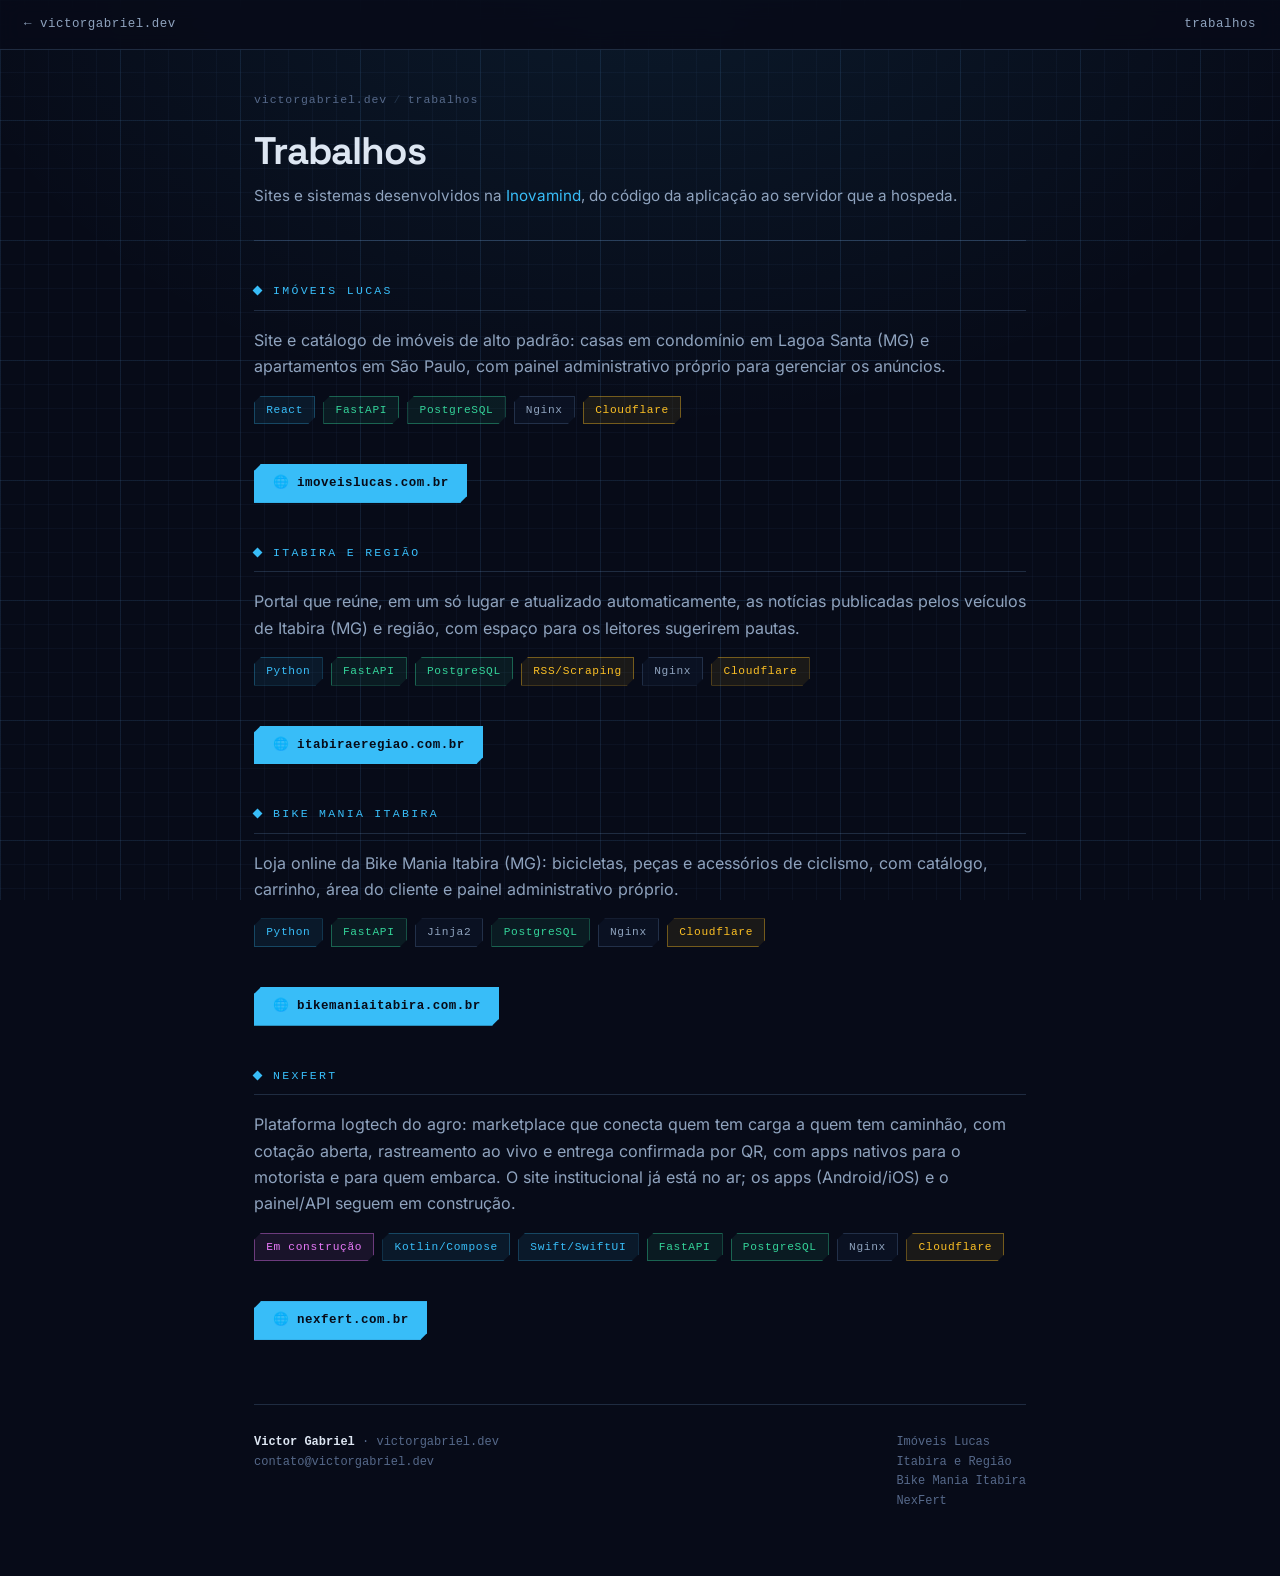
<file: trabalhos/index.html>
<!DOCTYPE html>
<html lang="pt-BR">
<head>
  <meta charset="UTF-8">
  <meta name="viewport" content="width=device-width, initial-scale=1.0">

  <title>Trabalhos · Sites e Sistemas Desenvolvidos | Victor Gabriel</title>
  <meta name="description" content="Trabalhos desenvolvidos por Victor Gabriel na Inovamind: Imóveis Lucas (site e catálogo de imóveis de alto padrão com painel administrativo), Itabira e Região (portal que reúne as notícias dos veículos de Itabira-MG), Bike Mania Itabira (loja online de ciclismo com painel administrativo) e NexFert (plataforma logtech de frete do agro, com apps nativos e painel próprio).">
  <meta name="keywords" content="Victor Gabriel trabalhos, Imóveis Lucas, Itabira e Região, Bike Mania Itabira, NexFert, logtech, frete do agro, marketplace de frete, loja de bicicletas Itabira, e-commerce ciclismo, portal de notícias Itabira, catálogo de imóveis, painel administrativo, apps nativos, FastAPI, PostgreSQL, Inovamind, Victor Gabriel Dev, Victor Gabriel Desenvolvedor, Victor Gabriel Software">
  <meta name="author" content="Victor Gabriel">
  <meta name="robots" content="index, follow">
  <link rel="canonical" href="https://victorgabriel.dev/trabalhos/">

  <meta property="og:type"        content="website">
  <meta property="og:url"         content="https://victorgabriel.dev/trabalhos/">
  <meta property="og:title"       content="Trabalhos · Sites e Sistemas Desenvolvidos | Victor Gabriel">
  <meta property="og:description" content="Imóveis Lucas, site e catálogo de imóveis de alto padrão. Itabira e Região, portal de notícias de Itabira (MG). Bike Mania Itabira, loja online de ciclismo. NexFert, plataforma logtech de frete do agro. Desenvolvidos na Inovamind.">
  <meta property="og:image"       content="https://victorgabriel.dev/paz-amor-e-coding.jpg">
  <meta property="og:locale"      content="pt_BR">
  <meta property="og:site_name"   content="Victor Gabriel">

  <meta name="twitter:card"        content="summary">
  <meta name="twitter:title"       content="Trabalhos · Sites e Sistemas Desenvolvidos | Victor Gabriel">
  <meta name="twitter:description" content="Imóveis Lucas, site e catálogo de imóveis de alto padrão. Itabira e Região, portal de notícias de Itabira (MG). Bike Mania Itabira, loja online de ciclismo. NexFert, plataforma logtech de frete do agro. Desenvolvidos na Inovamind.">
  <meta name="twitter:image"       content="https://victorgabriel.dev/paz-amor-e-coding.jpg">

  <script type="application/ld+json">
  {
    "@context": "https://schema.org",
    "@type": "CollectionPage",
    "name": "Trabalhos · Victor Gabriel",
    "description": "Sites e sistemas desenvolvidos por Victor Gabriel na Inovamind.",
    "url": "https://victorgabriel.dev/trabalhos/",
    "inLanguage": "pt-BR",
    "author": {
      "@type": "Person",
      "name": "Victor Gabriel",
      "url": "https://victorgabriel.dev",
      "email": "contato@victorgabriel.dev"
    },
    "hasPart": [
      {
        "@type": "WebSite",
        "name": "Imóveis Lucas",
        "url": "https://www.imoveislucas.com.br",
        "description": "Site e catálogo de imóveis de alto padrão: casas em condomínio em Lagoa Santa (MG) e apartamentos em São Paulo, com painel administrativo próprio."
      },
      {
        "@type": "WebSite",
        "name": "Itabira e Região",
        "url": "https://itabiraeregiao.com.br",
        "description": "Portal que reúne, em um só lugar e atualizado automaticamente, as notícias publicadas pelos veículos de Itabira (MG) e região."
      },
      {
        "@type": "WebSite",
        "name": "Bike Mania Itabira",
        "url": "https://bikemaniaitabira.com.br",
        "description": "Loja online da Bike Mania Itabira (MG): bicicletas, peças e acessórios de ciclismo, com catálogo, carrinho, área do cliente e painel administrativo próprio."
      },
      {
        "@type": "WebSite",
        "name": "NexFert",
        "url": "https://nexfert.com.br",
        "description": "Plataforma logtech do agro: marketplace que conecta quem tem carga a quem tem caminhão, com cotação aberta, rastreamento ao vivo e entrega confirmada por QR. Site institucional no ar; apps nativos e painel/API em construção."
      }
    ]
  }
  </script>

  <link rel="preload" href="/fonts/space-grotesk.woff2" as="font" type="font/woff2" crossorigin>
  <link rel="preload" href="/fonts/inter.woff2" as="font" type="font/woff2" crossorigin>
  <link rel="stylesheet" href="/css/site.css">
  <meta name="theme-color" content="#070B18">
  <meta name="color-scheme" content="dark">
</head>
<body>
  <nav>
    <a href="https://victorgabriel.dev">← victorgabriel.dev</a>
    <div class="nav-right">
      <a href="https://victorgabriel.dev/trabalhos/">trabalhos</a>
    </div>
  </nav>

  <div class="page">
    <header>
      <div class="breadcrumb">
        <a href="https://victorgabriel.dev">victorgabriel.dev</a><span>/</span>trabalhos
      </div>
      <h1>Trabalhos</h1>
      <p class="tagline">Sites e sistemas desenvolvidos na <a href="https://www.inovamind.dev">Inovamind</a>, do código da aplicação ao servidor que a hospeda.</p>
    </header>

    <div class="content">
      <section id="imoveis-lucas">
        <h2>Imóveis Lucas</h2>
        <p>Site e catálogo de imóveis de alto padrão: casas em condomínio em Lagoa Santa (MG) e apartamentos em São Paulo, com painel administrativo próprio para gerenciar os anúncios.</p>
        <div class="meta-badges">
          <span class="badge cyan">React</span>
          <span class="badge green">FastAPI</span>
          <span class="badge green">PostgreSQL</span>
          <span class="badge">Nginx</span>
          <span class="badge yellow">Cloudflare</span>
        </div>
        <div class="header-links">
          <a class="link-primary" href="https://www.imoveislucas.com.br">🌐 imoveislucas.com.br</a>
        </div>
      </section>

      <section id="itabira-e-regiao">
        <h2>Itabira e Região</h2>
        <p>Portal que reúne, em um só lugar e atualizado automaticamente, as notícias publicadas pelos veículos de Itabira (MG) e região, com espaço para os leitores sugerirem pautas.</p>
        <div class="meta-badges">
          <span class="badge cyan">Python</span>
          <span class="badge green">FastAPI</span>
          <span class="badge green">PostgreSQL</span>
          <span class="badge yellow">RSS/Scraping</span>
          <span class="badge">Nginx</span>
          <span class="badge yellow">Cloudflare</span>
        </div>
        <div class="header-links">
          <a class="link-primary" href="https://itabiraeregiao.com.br">🌐 itabiraeregiao.com.br</a>
        </div>
      </section>

      <section id="bike-mania-itabira">
        <h2>Bike Mania Itabira</h2>
        <p>Loja online da Bike Mania Itabira (MG): bicicletas, peças e acessórios de ciclismo, com catálogo, carrinho, área do cliente e painel administrativo próprio.</p>
        <div class="meta-badges">
          <span class="badge cyan">Python</span>
          <span class="badge green">FastAPI</span>
          <span class="badge">Jinja2</span>
          <span class="badge green">PostgreSQL</span>
          <span class="badge">Nginx</span>
          <span class="badge yellow">Cloudflare</span>
        </div>
        <div class="header-links">
          <a class="link-primary" href="https://bikemaniaitabira.com.br">🌐 bikemaniaitabira.com.br</a>
        </div>
      </section>

      <section id="nexfert">
        <h2>NexFert</h2>
        <p>Plataforma logtech do agro: marketplace que conecta quem tem carga a quem tem caminhão, com cotação aberta, rastreamento ao vivo e entrega confirmada por QR, com apps nativos para o motorista e para quem embarca. O site institucional já está no ar; os apps (Android/iOS) e o painel/API seguem em construção.</p>
        <div class="meta-badges">
          <span class="badge magenta">Em construção</span>
          <span class="badge cyan">Kotlin/Compose</span>
          <span class="badge cyan">Swift/SwiftUI</span>
          <span class="badge green">FastAPI</span>
          <span class="badge green">PostgreSQL</span>
          <span class="badge">Nginx</span>
          <span class="badge yellow">Cloudflare</span>
        </div>
        <div class="header-links">
          <a class="link-primary" href="https://nexfert.com.br">🌐 nexfert.com.br</a>
        </div>
      </section>
    </div>

    <footer>
      <div>
        <strong>Victor Gabriel</strong> · <a href="https://victorgabriel.dev">victorgabriel.dev</a><br>
        <a href="mailto:contato@victorgabriel.dev">contato@victorgabriel.dev</a>
      </div>
      <div>
        <a href="https://www.imoveislucas.com.br">Imóveis Lucas</a><br>
        <a href="https://itabiraeregiao.com.br">Itabira e Região</a><br>
        <a href="https://bikemaniaitabira.com.br">Bike Mania Itabira</a><br>
        <a href="https://nexfert.com.br">NexFert</a>
      </div>
    </footer>
  </div>
</body>
</html>
</file>
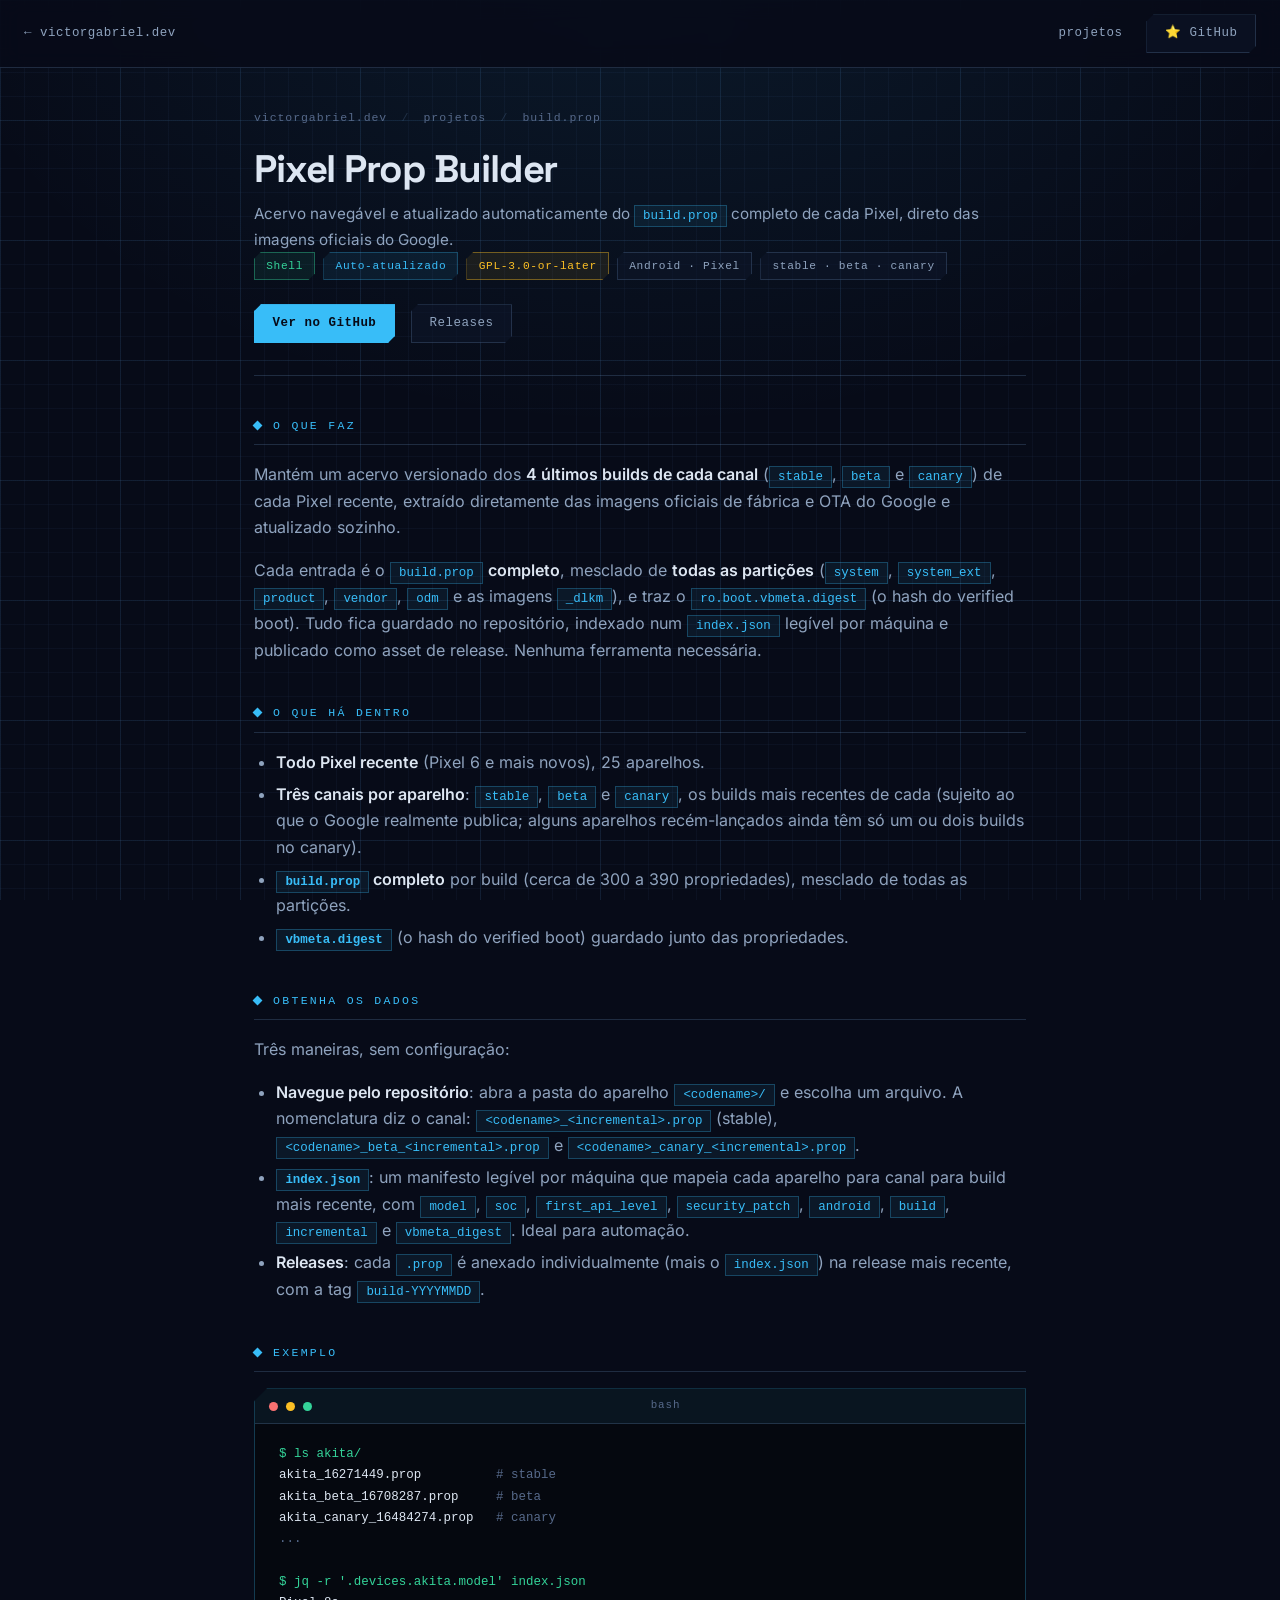
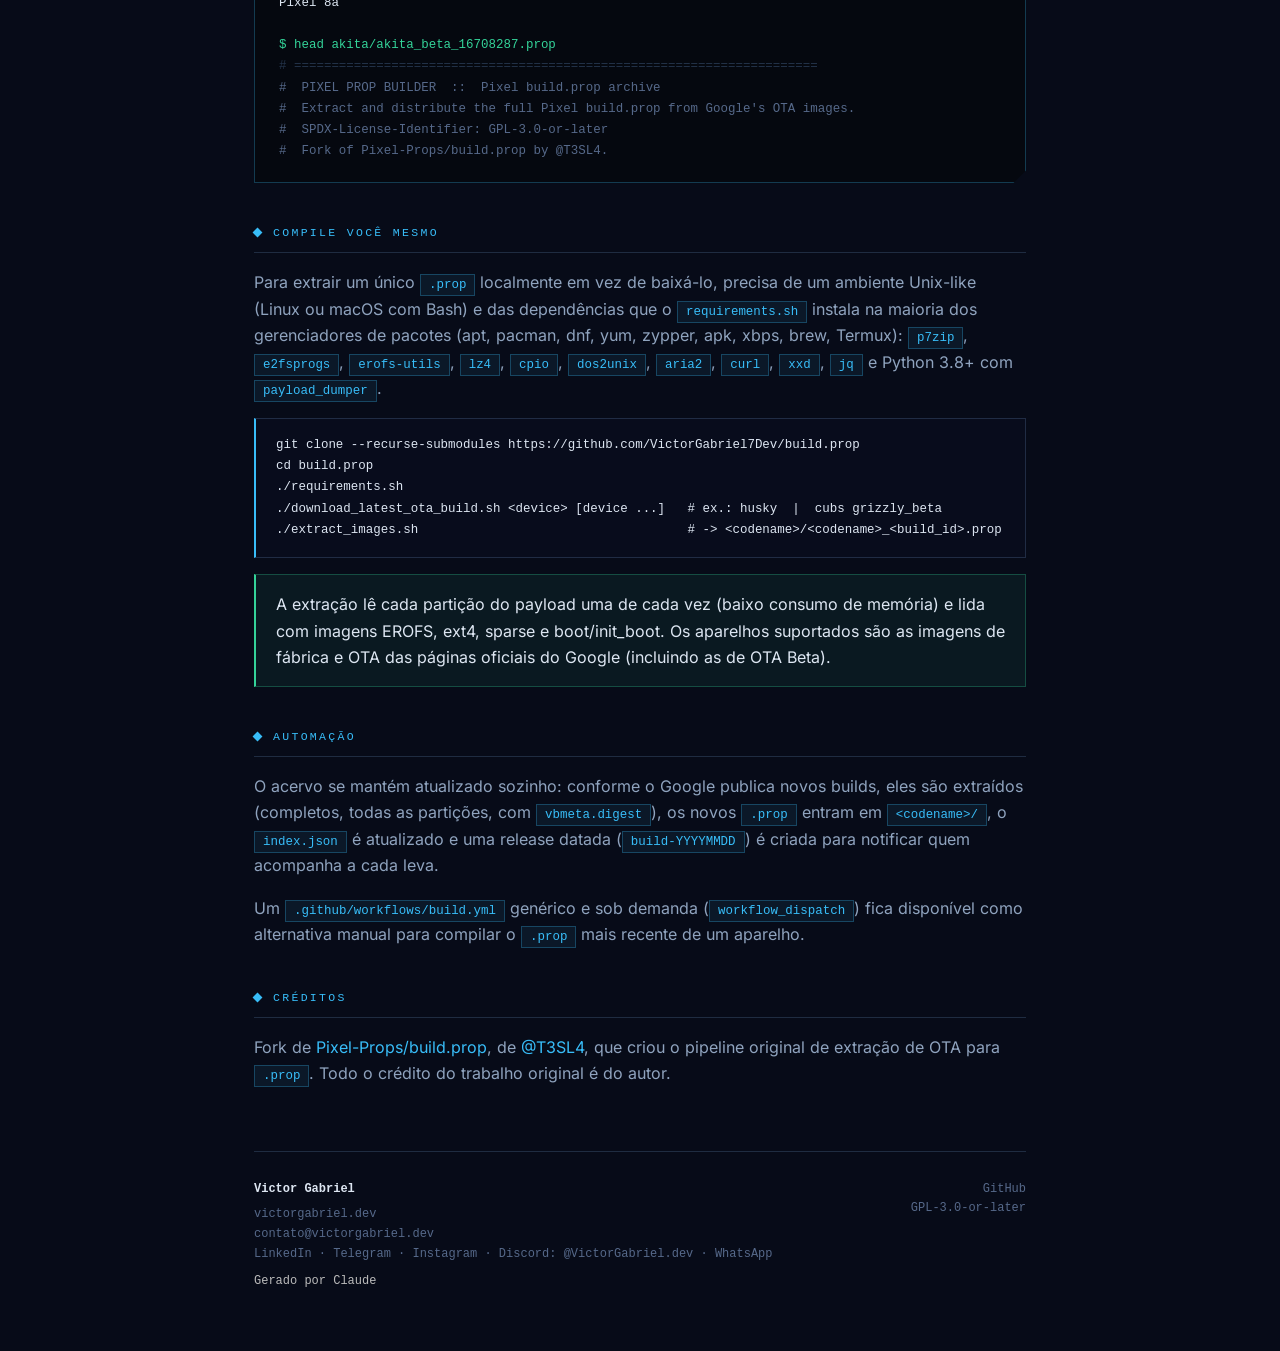
<file: projetos/build.prop/index.html>
<!DOCTYPE html>
<html lang="pt-BR">
<head>
  <meta charset="UTF-8">
  <meta name="viewport" content="width=device-width, initial-scale=1.0">

  <title>Pixel Prop Builder · build.prop de todo Pixel, direto das OTA | Victor Gabriel</title>
  <meta name="description" content="Acervo navegável e auto-atualizado do build.prop completo de cada Pixel (todas as partições + vbmeta.digest), nos canais stable, beta e canary, extraído das imagens oficiais do Google e indexado em index.json.">
  <meta name="keywords" content="build.prop, Pixel, OTA, Android, imagem de fábrica, factory image, codename, canary, beta, stable, vbmeta, index.json, ro.build, security_patch, device props, Google OTA, payload dumper, EROFS, Pixel Prop Builder, Victor Gabriel Dev, Victor Gabriel Linux, Victor Gabriel Android, Inovamind Dev">
  <meta name="author" content="Victor Gabriel">
  <meta name="robots" content="index, follow">
  <link rel="canonical" href="https://victorgabriel.dev/projetos/build.prop/">

  <meta property="og:type"        content="website">
  <meta property="og:url"         content="https://victorgabriel.dev/projetos/build.prop/">
  <meta property="og:title"       content="Pixel Prop Builder · build.prop de todo Pixel, direto das OTA">
  <meta property="og:description" content="Acervo versionado e auto-atualizado do build.prop completo de cada Pixel (todas as partições + vbmeta.digest), nos canais stable, beta e canary, das imagens oficiais do Google.">
  <meta property="og:image"       content="https://victorgabriel.dev/paz-amor-e-coding.jpg">
  <meta property="og:locale"      content="pt_BR">
  <meta property="og:site_name"   content="Victor Gabriel">

  <meta name="twitter:card"        content="summary">
  <meta name="twitter:title"       content="Pixel Prop Builder · build.prop de todo Pixel, direto das OTA">
  <meta name="twitter:description" content="Acervo versionado do build.prop completo de cada Pixel (todas as partições + vbmeta.digest), nos canais stable, beta e canary, das imagens oficiais do Google.">
  <meta name="twitter:image"       content="https://victorgabriel.dev/paz-amor-e-coding.jpg">

  <script type="application/ld+json">
  {
    "@context": "https://schema.org",
    "@type": "SoftwareApplication",
    "name": "Pixel Prop Builder",
    "description": "Acervo navegável e auto-atualizado do build.prop completo de cada Pixel (todas as partições e ro.boot.vbmeta.digest), nos canais stable, beta e canary, extraído das imagens oficiais do Google e indexado em index.json.",
    "applicationCategory": "DeveloperApplication",
    "operatingSystem": "Linux, macOS",
    "programmingLanguage": "Shell",
    "codeRepository": "https://github.com/VictorGabriel7Dev/build.prop",
    "author": {
      "@type": "Person",
      "name": "Victor Gabriel",
      "url": "https://victorgabriel.dev",
      "email": "contato@victorgabriel.dev"
    },
    "license": "https://www.gnu.org/licenses/gpl-3.0.html",
    "url": "https://victorgabriel.dev/projetos/build.prop/",
    "offers": {
      "@type": "Offer",
      "price": "0",
      "priceCurrency": "BRL"
    }
  }
  </script>

  <link rel="preload" href="/fonts/space-grotesk.woff2" as="font" type="font/woff2" crossorigin>
  <link rel="preload" href="/fonts/inter.woff2" as="font" type="font/woff2" crossorigin>
  <link rel="stylesheet" href="/css/site.css">
  <meta name="theme-color" content="#070B18">
  <meta name="color-scheme" content="dark">
</head>

<body>

  <nav>
    <a href="https://victorgabriel.dev">← victorgabriel.dev</a>
    <div class="nav-right">
      <a href="https://victorgabriel.dev/projetos/">projetos</a>
      <a href="https://github.com/VictorGabriel7Dev/build.prop" class="btn-gh">⭐ GitHub</a>
    </div>
  </nav>

  <div class="page">

    <header>
      <div class="breadcrumb">
        <a href="https://victorgabriel.dev">victorgabriel.dev</a>
        <span>/</span>
        <a href="https://victorgabriel.dev/projetos/">projetos</a>
        <span>/</span>
        build.prop
      </div>

      <h1>Pixel Prop Builder</h1>
      <p class="tagline">Acervo navegável e atualizado automaticamente do <code>build.prop</code> completo de cada Pixel, direto das imagens oficiais do Google.</p>

      <div class="meta-badges">
        <span class="badge green">Shell</span>
        <span class="badge cyan">Auto-atualizado</span>
        <span class="badge yellow">GPL-3.0-or-later</span>
        <span class="badge">Android · Pixel</span>
        <span class="badge">stable · beta · canary</span>
      </div>

      <div class="header-links">
        <a href="https://github.com/VictorGabriel7Dev/build.prop" class="link-primary">Ver no GitHub</a>
        <a href="https://github.com/VictorGabriel7Dev/build.prop/releases" class="link-secondary" target="_blank">Releases</a>
      </div>
    </header>

    <div class="content">

      <section>
        <h2>O que faz</h2>
        <p>
          Mantém um acervo versionado dos <strong>4 últimos builds de cada canal</strong>
          (<code>stable</code>, <code>beta</code> e <code>canary</code>) de cada Pixel recente,
          extraído diretamente das imagens oficiais de fábrica e OTA do Google e atualizado sozinho.
        </p>
        <p>
          Cada entrada é o <code>build.prop</code> <strong>completo</strong>, mesclado de
          <strong>todas as partições</strong> (<code>system</code>, <code>system_ext</code>,
          <code>product</code>, <code>vendor</code>, <code>odm</code> e as imagens <code>_dlkm</code>),
          e traz o <code>ro.boot.vbmeta.digest</code> (o hash do verified boot). Tudo fica guardado no
          repositório, indexado num <code>index.json</code> legível por máquina e publicado como asset
          de release. Nenhuma ferramenta necessária.
        </p>
      </section>

      <section>
        <h2>O que há dentro</h2>
        <ul>
          <li><strong>Todo Pixel recente</strong> (Pixel 6 e mais novos), 25 aparelhos.</li>
          <li><strong>Três canais por aparelho</strong>: <code>stable</code>, <code>beta</code> e
              <code>canary</code>, os builds mais recentes de cada (sujeito ao que o Google realmente
              publica; alguns aparelhos recém-lançados ainda têm só um ou dois builds no canary).</li>
          <li><strong><code>build.prop</code> completo</strong> por build (cerca de 300 a 390
              propriedades), mesclado de todas as partições.</li>
          <li><strong><code>vbmeta.digest</code></strong> (o hash do verified boot) guardado junto das
              propriedades.</li>
        </ul>
      </section>

      <section>
        <h2>Obtenha os dados</h2>
        <p>Três maneiras, sem configuração:</p>
        <ul>
          <li>
            <strong>Navegue pelo repositório</strong>: abra a pasta do aparelho
            <code>&lt;codename&gt;/</code> e escolha um arquivo. A nomenclatura diz o canal:
            <code>&lt;codename&gt;_&lt;incremental&gt;.prop</code> (stable),
            <code>&lt;codename&gt;_beta_&lt;incremental&gt;.prop</code> e
            <code>&lt;codename&gt;_canary_&lt;incremental&gt;.prop</code>.
          </li>
          <li>
            <strong><code>index.json</code></strong>: um manifesto legível por máquina que mapeia cada
            aparelho para canal para build mais recente, com <code>model</code>, <code>soc</code>,
            <code>first_api_level</code>, <code>security_patch</code>, <code>android</code>,
            <code>build</code>, <code>incremental</code> e <code>vbmeta_digest</code>. Ideal para
            automação.
          </li>
          <li>
            <strong>Releases</strong>: cada <code>.prop</code> é anexado individualmente (mais o
            <code>index.json</code>) na release mais recente, com a tag <code>build-YYYYMMDD</code>.
          </li>
        </ul>
      </section>

      <section>
        <h2>Exemplo</h2>
        <div class="terminal">
          <div class="terminal-bar">
            <div class="dot dot-r"></div>
            <div class="dot dot-y"></div>
            <div class="dot dot-g"></div>
            <span class="terminal-title">bash</span>
          </div>
          <pre><span class="t-cmd">$ ls akita/</span>
akita_16271449.prop          <span class="t-label"># stable</span>
akita_beta_16708287.prop     <span class="t-label"># beta</span>
akita_canary_16484274.prop   <span class="t-label"># canary</span>
<span class="t-label">...</span>

<span class="t-cmd">$ jq -r '.devices.akita.model' index.json</span>
Pixel 8a

<span class="t-cmd">$ head akita/akita_beta_16708287.prop</span>
<span class="t-sep"># ======================================================================</span>
<span class="t-label">#  PIXEL PROP BUILDER  ::  Pixel build.prop archive</span>
<span class="t-label">#  Extract and distribute the full Pixel build.prop from Google's OTA images.</span>
<span class="t-label">#  SPDX-License-Identifier: GPL-3.0-or-later</span>
<span class="t-label">#  Fork of Pixel-Props/build.prop by @T3SL4.</span></pre>
        </div>
      </section>

      <section>
        <h2>Compile você mesmo</h2>
        <p>
          Para extrair um único <code>.prop</code> localmente em vez de baixá-lo, precisa de um
          ambiente Unix-like (Linux ou macOS com Bash) e das dependências que o
          <code>requirements.sh</code> instala na maioria dos gerenciadores de pacotes (apt, pacman,
          dnf, yum, zypper, apk, xbps, brew, Termux): <code>p7zip</code>, <code>e2fsprogs</code>,
          <code>erofs-utils</code>, <code>lz4</code>, <code>cpio</code>, <code>dos2unix</code>,
          <code>aria2</code>, <code>curl</code>, <code>xxd</code>, <code>jq</code> e Python 3.8+ com
          <code>payload_dumper</code>.
        </p>
        <pre>git clone --recurse-submodules https://github.com/VictorGabriel7Dev/build.prop
cd build.prop
./requirements.sh
./download_latest_ota_build.sh &lt;device&gt; [device ...]   # ex.: husky  |  cubs grizzly_beta
./extract_images.sh                                    # -&gt; &lt;codename&gt;/&lt;codename&gt;_&lt;build_id&gt;.prop</pre>
        <div class="callout">
          A extração lê cada partição do payload uma de cada vez (baixo consumo de memória) e lida
          com imagens EROFS, ext4, sparse e boot/init_boot. Os aparelhos suportados são as imagens
          de fábrica e OTA das páginas oficiais do Google (incluindo as de OTA Beta).
        </div>
      </section>

      <section>
        <h2>Automação</h2>
        <p>
          O acervo se mantém atualizado sozinho: conforme o Google publica novos builds, eles são
          extraídos (completos, todas as partições, com <code>vbmeta.digest</code>), os novos
          <code>.prop</code> entram em <code>&lt;codename&gt;/</code>, o <code>index.json</code> é
          atualizado e uma release datada (<code>build-YYYYMMDD</code>) é criada para notificar quem
          acompanha a cada leva.
        </p>
        <p>
          Um <code>.github/workflows/build.yml</code> genérico e sob demanda
          (<code>workflow_dispatch</code>) fica disponível como alternativa manual para compilar o
          <code>.prop</code> mais recente de um aparelho.
        </p>
      </section>

      <section>
        <h2>Créditos</h2>
        <p>
          Fork de <a href="https://github.com/Pixel-Props/build.prop">Pixel-Props/build.prop</a>,
          de <a href="https://github.com/T3SL4">@T3SL4</a>, que criou o pipeline original de
          extração de OTA para <code>.prop</code>. Todo o crédito do trabalho original é do autor.
        </p>
      </section>

    </div>

    <footer>
      <div class="footer-author">
        <strong>Victor Gabriel</strong>
        <a href="https://victorgabriel.dev">victorgabriel.dev</a><br>
        <a href="mailto:contato@victorgabriel.dev">contato@victorgabriel.dev</a><br>
        <a href="https://www.linkedin.com/in/victorgabriel-dev">LinkedIn</a> · <a href="https://t.me/VictorGabriel_Dev">Telegram</a> · <a href="https://www.instagram.com/VictorGabriel_Dev">Instagram</a> · Discord: <a href="https://discord.com/users/1481407654458036265">@VictorGabriel.dev</a> · <a href="https://wa.me/@VictorGabriel_Dev">WhatsApp</a><br>
        <span style="color:#bbb;margin-top:.5rem;display:block">Gerado por <a href="https://claude.ai" style="color:#bbb">Claude</a>
        </span>
      </div>
      <div class="footer-right">
        <a href="https://github.com/VictorGabriel7Dev/build.prop">GitHub</a><br>
        <a href="https://www.gnu.org/licenses/gpl-3.0.html">GPL-3.0-or-later</a><br>
    </div>
    </footer>

  </div>

</body>
</html>
</file>
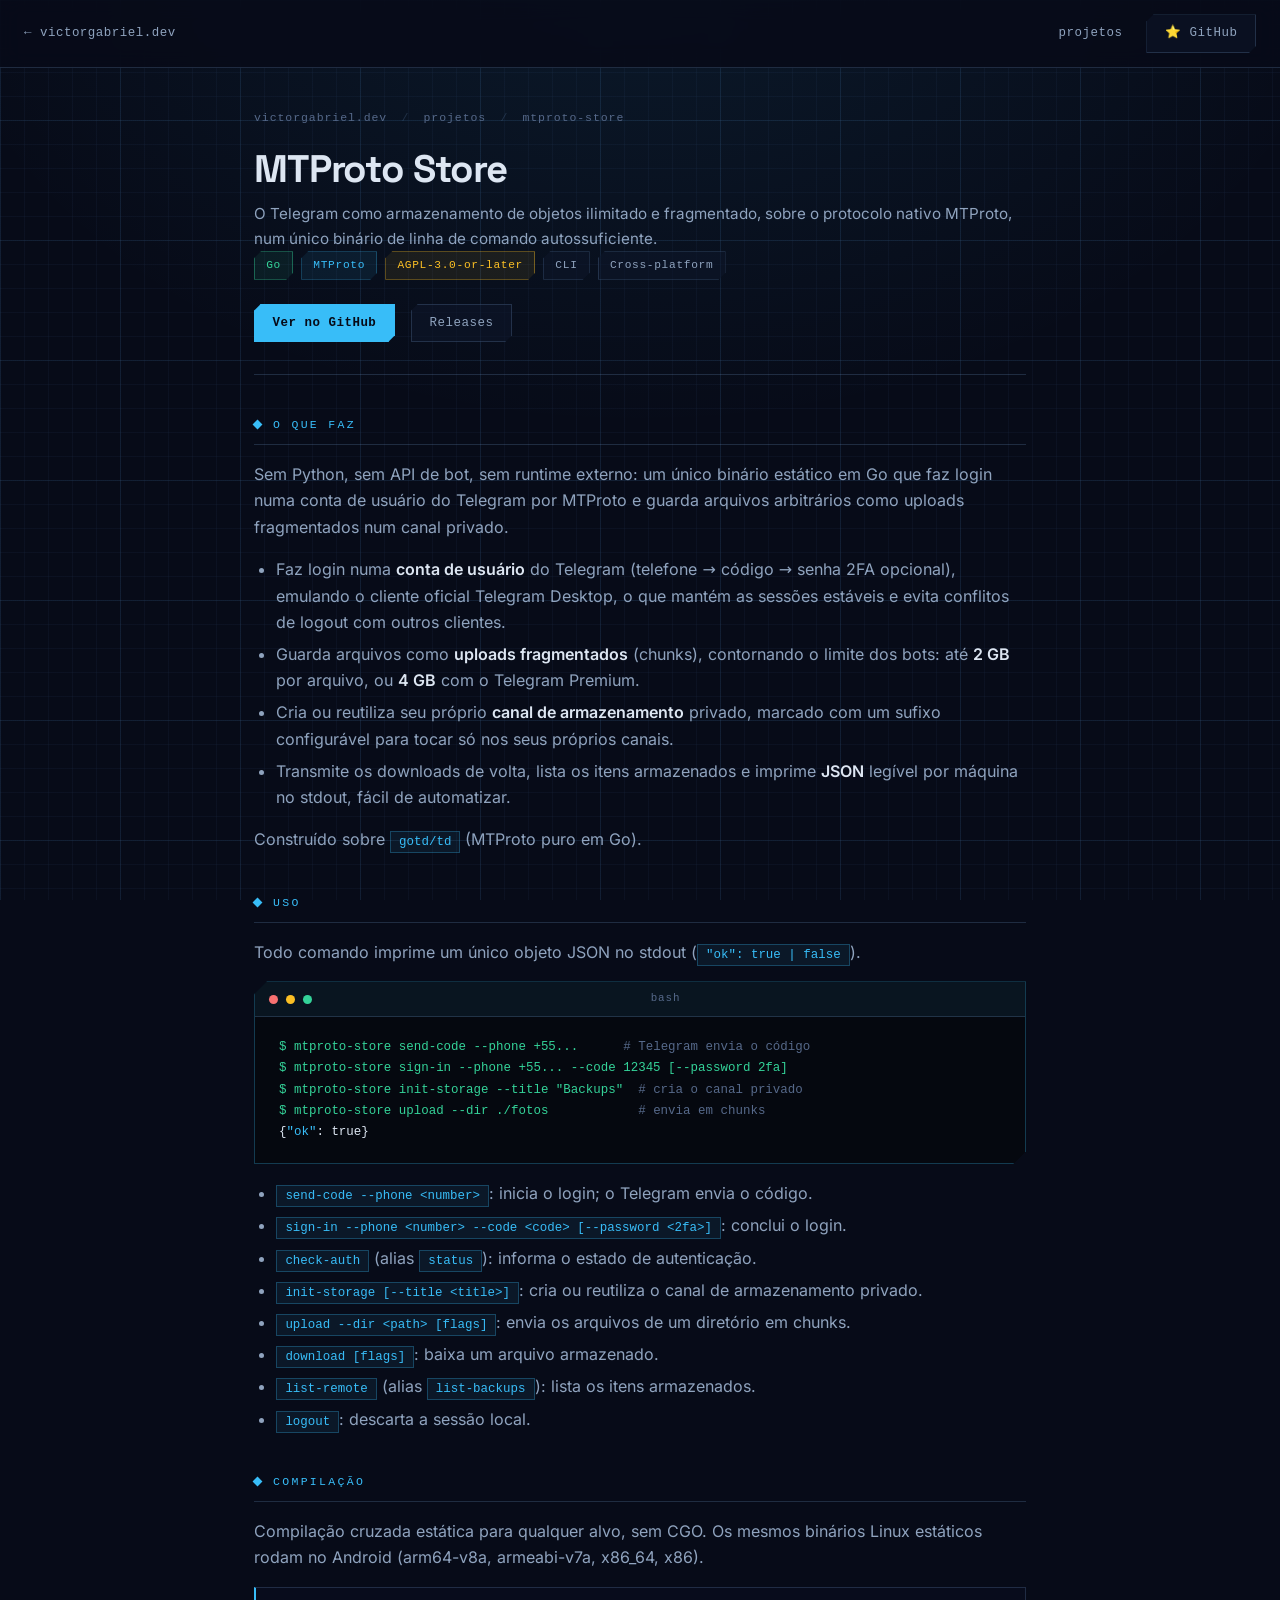
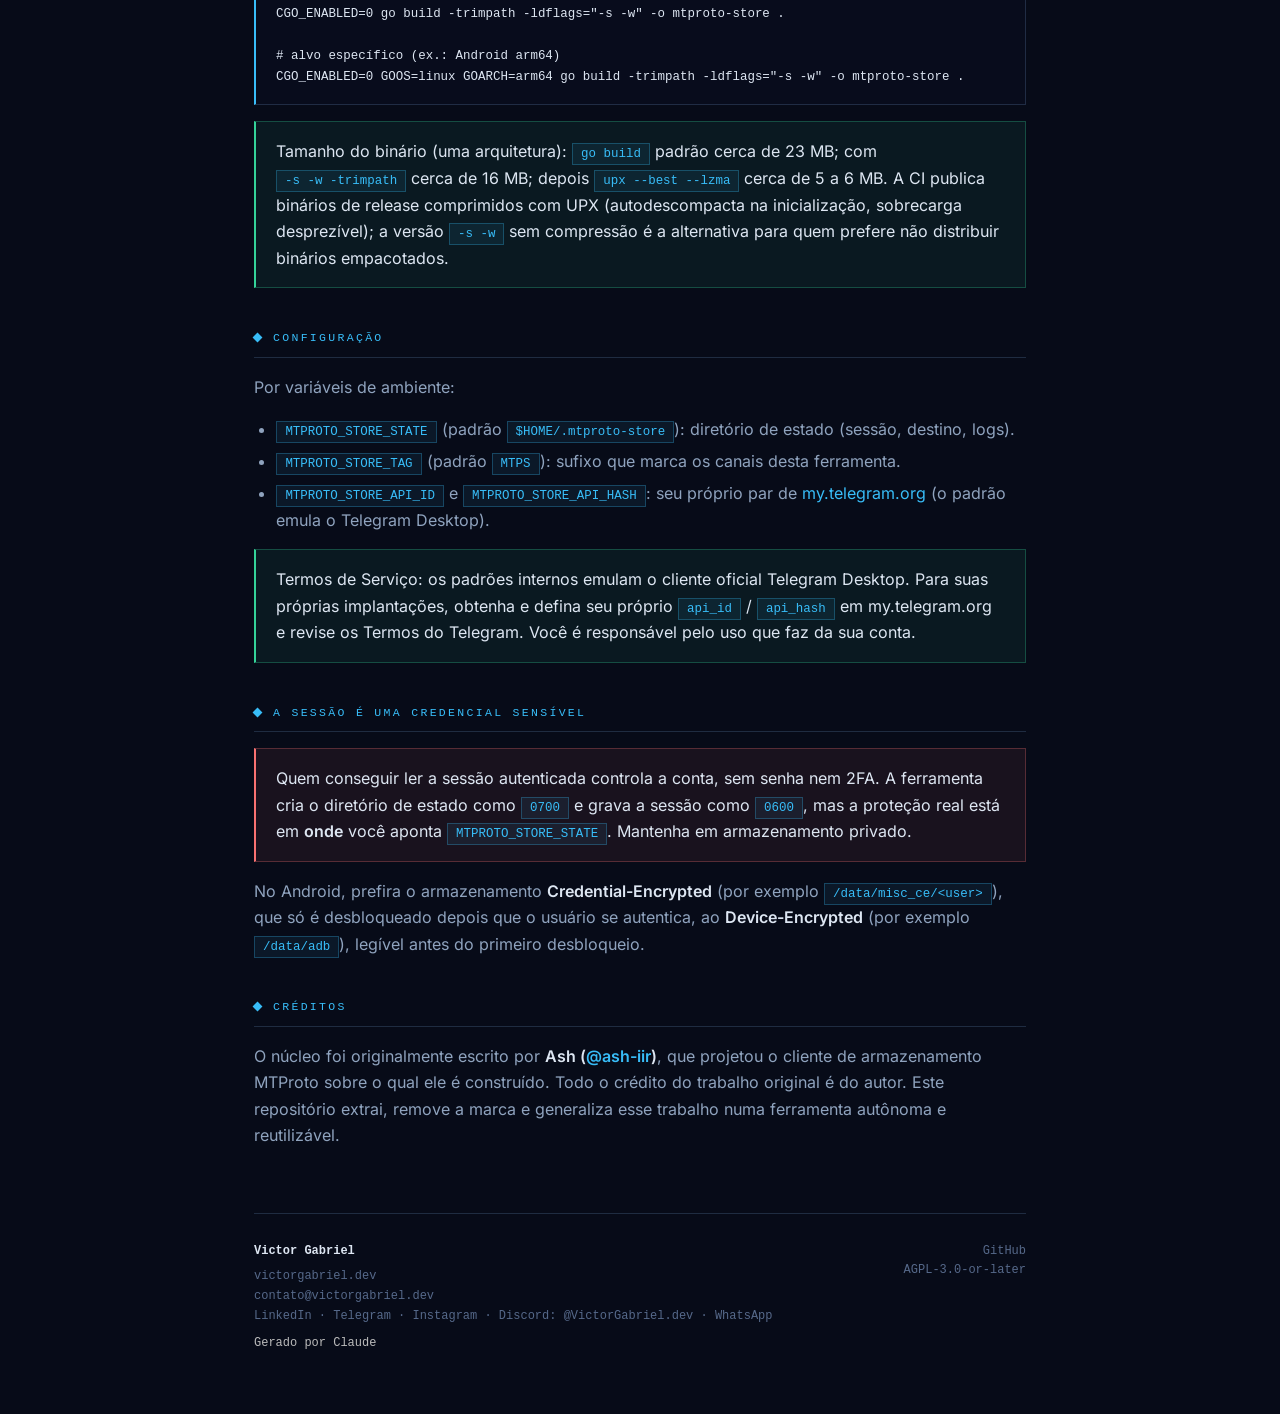
<file: projetos/mtproto-store/index.html>
<!DOCTYPE html>
<html lang="pt-BR">
<head>
  <meta charset="UTF-8">
  <meta name="viewport" content="width=device-width, initial-scale=1.0">

  <title>MTProto Store · Telegram como object storage ilimitado via MTProto | Victor Gabriel</title>
  <meta name="description" content="Um único binário estático em Go que usa o Telegram como armazenamento de objetos ilimitado e fragmentado, sobre MTProto nativo: login por conta de usuário e uploads em chunks num canal privado, sem API de bot.">
  <meta name="keywords" content="mtproto-store, Telegram, MTProto, object storage, armazenamento ilimitado, gotd, Go, CLI, binário estático, chunked upload, canal privado, self-hosted, AGPL, Victor Gabriel Dev, Victor Gabriel Linux, Victor Gabriel Android, Inovamind Dev">
  <meta name="author" content="Victor Gabriel">
  <meta name="robots" content="index, follow">
  <link rel="canonical" href="https://victorgabriel.dev/projetos/mtproto-store/">

  <meta property="og:type"        content="website">
  <meta property="og:url"         content="https://victorgabriel.dev/projetos/mtproto-store/">
  <meta property="og:title"       content="MTProto Store · Telegram como object storage ilimitado via MTProto">
  <meta property="og:description" content="Binário estático em Go que usa o Telegram como armazenamento de objetos ilimitado e fragmentado, sobre MTProto nativo, sem API de bot.">
  <meta property="og:image"       content="https://victorgabriel.dev/paz-amor-e-coding.jpg">
  <meta property="og:locale"      content="pt_BR">
  <meta property="og:site_name"   content="Victor Gabriel">

  <meta name="twitter:card"        content="summary">
  <meta name="twitter:title"       content="MTProto Store · Telegram como object storage ilimitado via MTProto">
  <meta name="twitter:description" content="Binário estático em Go que usa o Telegram como armazenamento de objetos ilimitado e fragmentado, sobre MTProto nativo, sem API de bot.">
  <meta name="twitter:image"       content="https://victorgabriel.dev/paz-amor-e-coding.jpg">

  <script type="application/ld+json">
  {
    "@context": "https://schema.org",
    "@type": "SoftwareApplication",
    "name": "MTProto Store",
    "description": "Um único binário estático em Go que usa o Telegram como armazenamento de objetos ilimitado e fragmentado, sobre MTProto nativo: login por conta de usuário e uploads em chunks num canal privado, sem API de bot.",
    "applicationCategory": "DeveloperApplication",
    "operatingSystem": "Linux, macOS, Windows, Android",
    "programmingLanguage": "Go",
    "codeRepository": "https://github.com/VictorGabriel7Dev/mtproto-store",
    "author": {
      "@type": "Person",
      "name": "Victor Gabriel",
      "url": "https://victorgabriel.dev",
      "email": "contato@victorgabriel.dev"
    },
    "license": "https://www.gnu.org/licenses/agpl-3.0.html",
    "url": "https://victorgabriel.dev/projetos/mtproto-store/",
    "offers": {
      "@type": "Offer",
      "price": "0",
      "priceCurrency": "BRL"
    }
  }
  </script>

  <link rel="preload" href="/fonts/space-grotesk.woff2" as="font" type="font/woff2" crossorigin>
  <link rel="preload" href="/fonts/inter.woff2" as="font" type="font/woff2" crossorigin>
  <link rel="stylesheet" href="/css/site.css">
  <meta name="theme-color" content="#070B18">
  <meta name="color-scheme" content="dark">
</head>

<body>

  <nav>
    <a href="https://victorgabriel.dev">← victorgabriel.dev</a>
    <div class="nav-right">
      <a href="https://victorgabriel.dev/projetos/">projetos</a>
      <a href="https://github.com/VictorGabriel7Dev/mtproto-store" class="btn-gh">⭐ GitHub</a>
    </div>
  </nav>

  <div class="page">

    <header>
      <div class="breadcrumb">
        <a href="https://victorgabriel.dev">victorgabriel.dev</a>
        <span>/</span>
        <a href="https://victorgabriel.dev/projetos/">projetos</a>
        <span>/</span>
        mtproto-store
      </div>

      <h1>MTProto Store</h1>
      <p class="tagline">O Telegram como armazenamento de objetos ilimitado e fragmentado, sobre o protocolo nativo MTProto, num único binário de linha de comando autossuficiente.</p>

      <div class="meta-badges">
        <span class="badge green">Go</span>
        <span class="badge cyan">MTProto</span>
        <span class="badge yellow">AGPL-3.0-or-later</span>
        <span class="badge">CLI</span>
        <span class="badge">Cross-platform</span>
      </div>

      <div class="header-links">
        <a href="https://github.com/VictorGabriel7Dev/mtproto-store" class="link-primary">Ver no GitHub</a>
        <a href="https://github.com/VictorGabriel7Dev/mtproto-store/releases" class="link-secondary" target="_blank">Releases</a>
      </div>
    </header>

    <div class="content">

      <section>
        <h2>O que faz</h2>
        <p>
          Sem Python, sem API de bot, sem runtime externo: um único binário estático em Go que faz
          login numa conta de usuário do Telegram por MTProto e guarda arquivos arbitrários como
          uploads fragmentados num canal privado.
        </p>
        <ul>
          <li>
            Faz login numa <strong>conta de usuário</strong> do Telegram (telefone → código →
            senha 2FA opcional), emulando o cliente oficial Telegram Desktop, o que mantém as
            sessões estáveis e evita conflitos de logout com outros clientes.
          </li>
          <li>
            Guarda arquivos como <strong>uploads fragmentados</strong> (chunks), contornando o
            limite dos bots: até <strong>2 GB</strong> por arquivo, ou <strong>4 GB</strong> com o
            Telegram Premium.
          </li>
          <li>
            Cria ou reutiliza seu próprio <strong>canal de armazenamento</strong> privado, marcado
            com um sufixo configurável para tocar só nos seus próprios canais.
          </li>
          <li>
            Transmite os downloads de volta, lista os itens armazenados e imprime <strong>JSON</strong>
            legível por máquina no stdout, fácil de automatizar.
          </li>
        </ul>
        <p>Construído sobre <a href="https://github.com/gotd/td"><code>gotd/td</code></a> (MTProto puro em Go).</p>
      </section>

      <section>
        <h2>Uso</h2>
        <p>Todo comando imprime um único objeto JSON no stdout (<code>"ok": true | false</code>).</p>
        <div class="terminal">
          <div class="terminal-bar">
            <div class="dot dot-r"></div>
            <div class="dot dot-y"></div>
            <div class="dot dot-g"></div>
            <span class="terminal-title">bash</span>
          </div>
          <pre><span class="t-cmd">$ mtproto-store send-code --phone +55...</span>      <span class="t-label"># Telegram envia o código</span>
<span class="t-cmd">$ mtproto-store sign-in --phone +55... --code 12345 [--password 2fa]</span>
<span class="t-cmd">$ mtproto-store init-storage --title "Backups"</span>  <span class="t-label"># cria o canal privado</span>
<span class="t-cmd">$ mtproto-store upload --dir ./fotos</span>            <span class="t-label"># envia em chunks</span>
{<span class="t-head">"ok"</span>: <span class="t-val">true</span>}</pre>
        </div>
        <ul>
          <li><code>send-code --phone &lt;number&gt;</code>: inicia o login; o Telegram envia o código.</li>
          <li><code>sign-in --phone &lt;number&gt; --code &lt;code&gt; [--password &lt;2fa&gt;]</code>: conclui o login.</li>
          <li><code>check-auth</code> (alias <code>status</code>): informa o estado de autenticação.</li>
          <li><code>init-storage [--title &lt;title&gt;]</code>: cria ou reutiliza o canal de armazenamento privado.</li>
          <li><code>upload --dir &lt;path&gt; [flags]</code>: envia os arquivos de um diretório em chunks.</li>
          <li><code>download [flags]</code>: baixa um arquivo armazenado.</li>
          <li><code>list-remote</code> (alias <code>list-backups</code>): lista os itens armazenados.</li>
          <li><code>logout</code>: descarta a sessão local.</li>
        </ul>
      </section>

      <section>
        <h2>Compilação</h2>
        <p>Compilação cruzada estática para qualquer alvo, sem CGO. Os mesmos binários Linux estáticos rodam no Android (arm64-v8a, armeabi-v7a, x86_64, x86).</p>
        <pre>CGO_ENABLED=0 go build -trimpath -ldflags="-s -w" -o mtproto-store .

# alvo específico (ex.: Android arm64)
CGO_ENABLED=0 GOOS=linux GOARCH=arm64 go build -trimpath -ldflags="-s -w" -o mtproto-store .</pre>
        <div class="callout">
          Tamanho do binário (uma arquitetura): <code>go build</code> padrão cerca de 23 MB;
          com <code>-s -w -trimpath</code> cerca de 16 MB; depois <code>upx --best --lzma</code>
          cerca de 5 a 6 MB. A CI publica binários de release comprimidos com UPX (autodescompacta
          na inicialização, sobrecarga desprezível); a versão <code>-s -w</code> sem compressão é a
          alternativa para quem prefere não distribuir binários empacotados.
        </div>
      </section>

      <section>
        <h2>Configuração</h2>
        <p>Por variáveis de ambiente:</p>
        <ul>
          <li><code>MTPROTO_STORE_STATE</code> (padrão <code>$HOME/.mtproto-store</code>): diretório de estado (sessão, destino, logs).</li>
          <li><code>MTPROTO_STORE_TAG</code> (padrão <code>MTPS</code>): sufixo que marca os canais desta ferramenta.</li>
          <li><code>MTPROTO_STORE_API_ID</code> e <code>MTPROTO_STORE_API_HASH</code>: seu próprio par de <a href="https://my.telegram.org">my.telegram.org</a> (o padrão emula o Telegram Desktop).</li>
        </ul>
        <div class="callout">
          Termos de Serviço: os padrões internos emulam o cliente oficial Telegram Desktop. Para
          suas próprias implantações, obtenha e defina seu próprio <code>api_id</code> /
          <code>api_hash</code> em my.telegram.org e revise os Termos do Telegram. Você é
          responsável pelo uso que faz da sua conta.
        </div>
      </section>

      <section>
        <h2>A sessão é uma credencial sensível</h2>
        <div class="callout warn">
          Quem conseguir ler a sessão autenticada controla a conta, sem senha nem 2FA. A ferramenta
          cria o diretório de estado como <code>0700</code> e grava a sessão como <code>0600</code>,
          mas a proteção real está em <strong>onde</strong> você aponta
          <code>MTPROTO_STORE_STATE</code>. Mantenha em armazenamento privado.
        </div>
        <p>
          No Android, prefira o armazenamento <strong>Credential-Encrypted</strong> (por exemplo
          <code>/data/misc_ce/&lt;user&gt;</code>), que só é desbloqueado depois que o usuário se
          autentica, ao <strong>Device-Encrypted</strong> (por exemplo <code>/data/adb</code>),
          legível antes do primeiro desbloqueio.
        </p>
      </section>

      <section>
        <h2>Créditos</h2>
        <p>
          O núcleo foi originalmente escrito por <strong>Ash
          (<a href="https://github.com/ash-iir">@ash-iir</a>)</strong>, que projetou o cliente de
          armazenamento MTProto sobre o qual ele é construído. Todo o crédito do trabalho original é
          do autor. Este repositório extrai, remove a marca e generaliza esse trabalho numa
          ferramenta autônoma e reutilizável.
        </p>
      </section>

    </div>

    <footer>
      <div class="footer-author">
        <strong>Victor Gabriel</strong>
        <a href="https://victorgabriel.dev">victorgabriel.dev</a><br>
        <a href="mailto:contato@victorgabriel.dev">contato@victorgabriel.dev</a><br>
        <a href="https://www.linkedin.com/in/victorgabriel-dev">LinkedIn</a> · <a href="https://t.me/VictorGabriel_Dev">Telegram</a> · <a href="https://www.instagram.com/VictorGabriel_Dev">Instagram</a> · Discord: <a href="https://discord.com/users/1481407654458036265">@VictorGabriel.dev</a> · <a href="https://wa.me/@VictorGabriel_Dev">WhatsApp</a><br>
        <span style="color:#bbb;margin-top:.5rem;display:block">Gerado por <a href="https://claude.ai" style="color:#bbb">Claude</a>
        </span>
      </div>
      <div class="footer-right">
        <a href="https://github.com/VictorGabriel7Dev/mtproto-store">GitHub</a><br>
        <a href="https://www.gnu.org/licenses/agpl-3.0.html">AGPL-3.0-or-later</a><br>
    </div>
    </footer>

  </div>

</body>
</html>
</file>
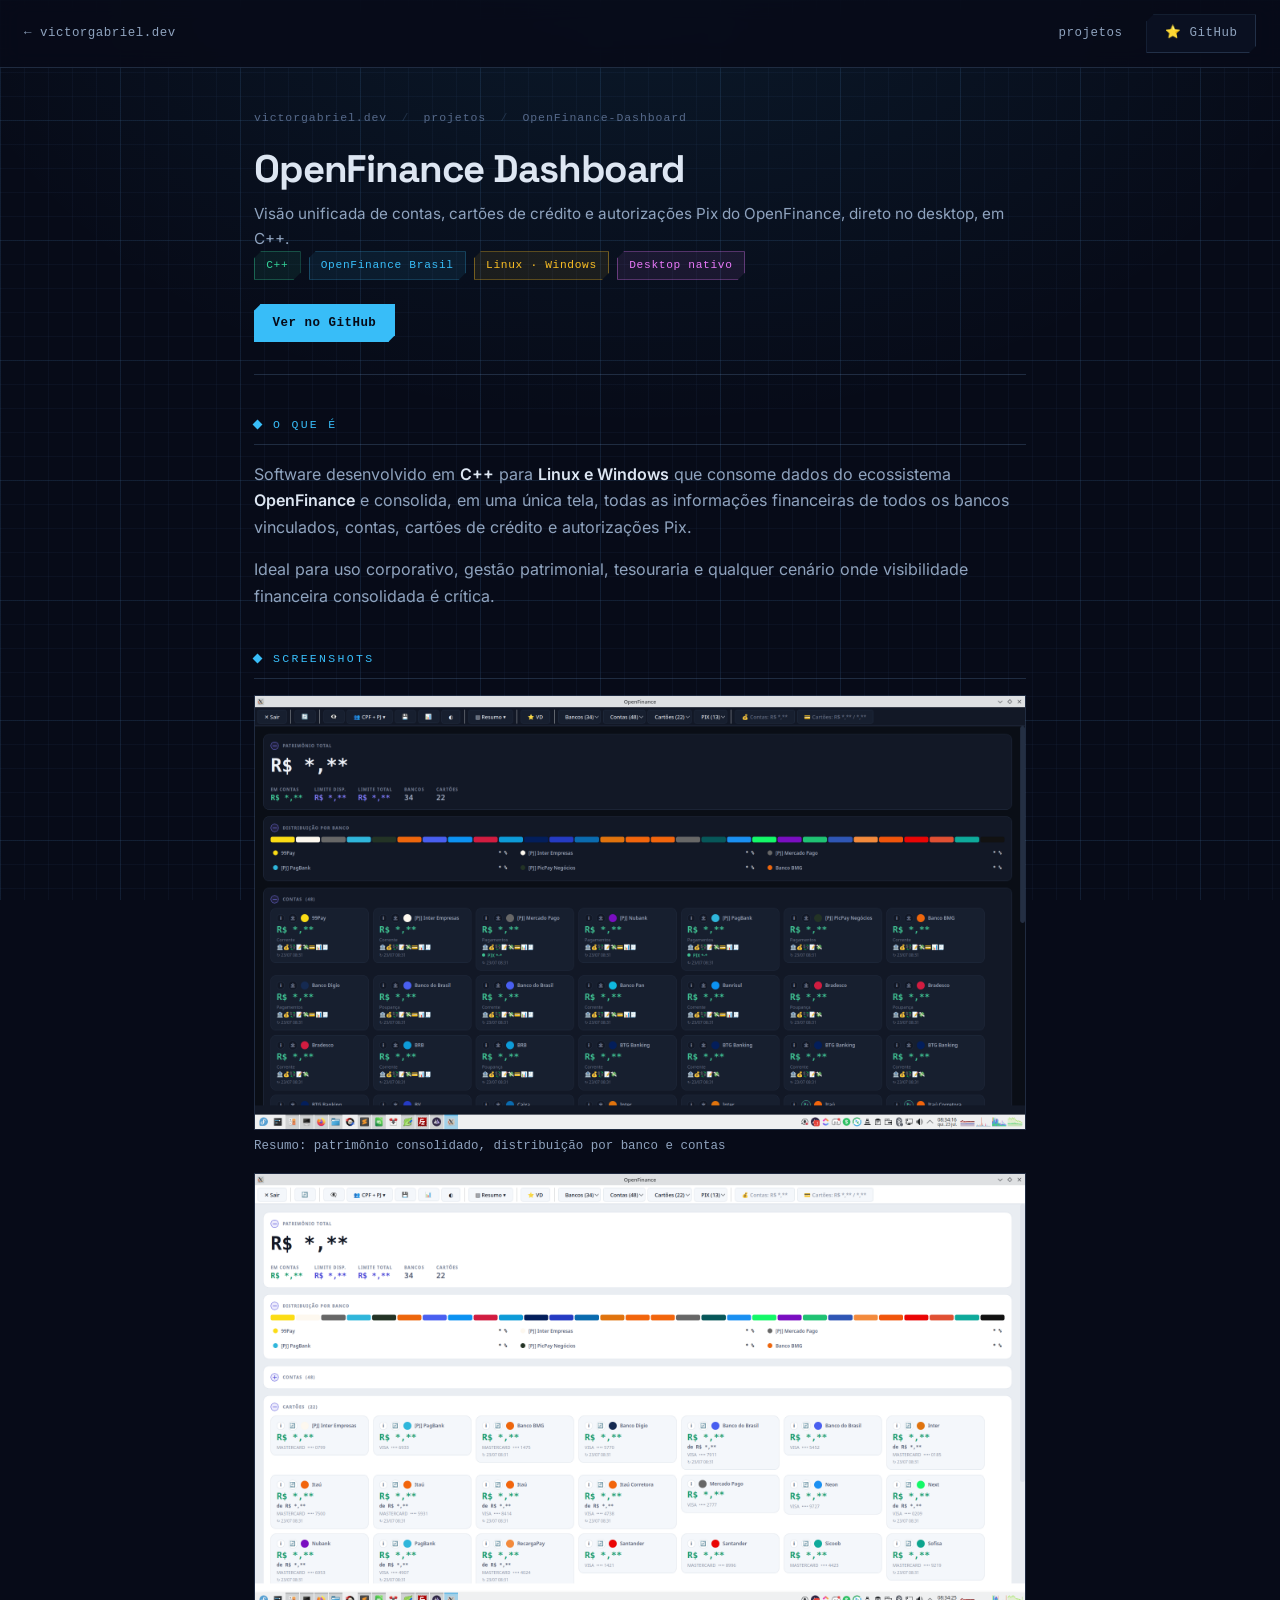
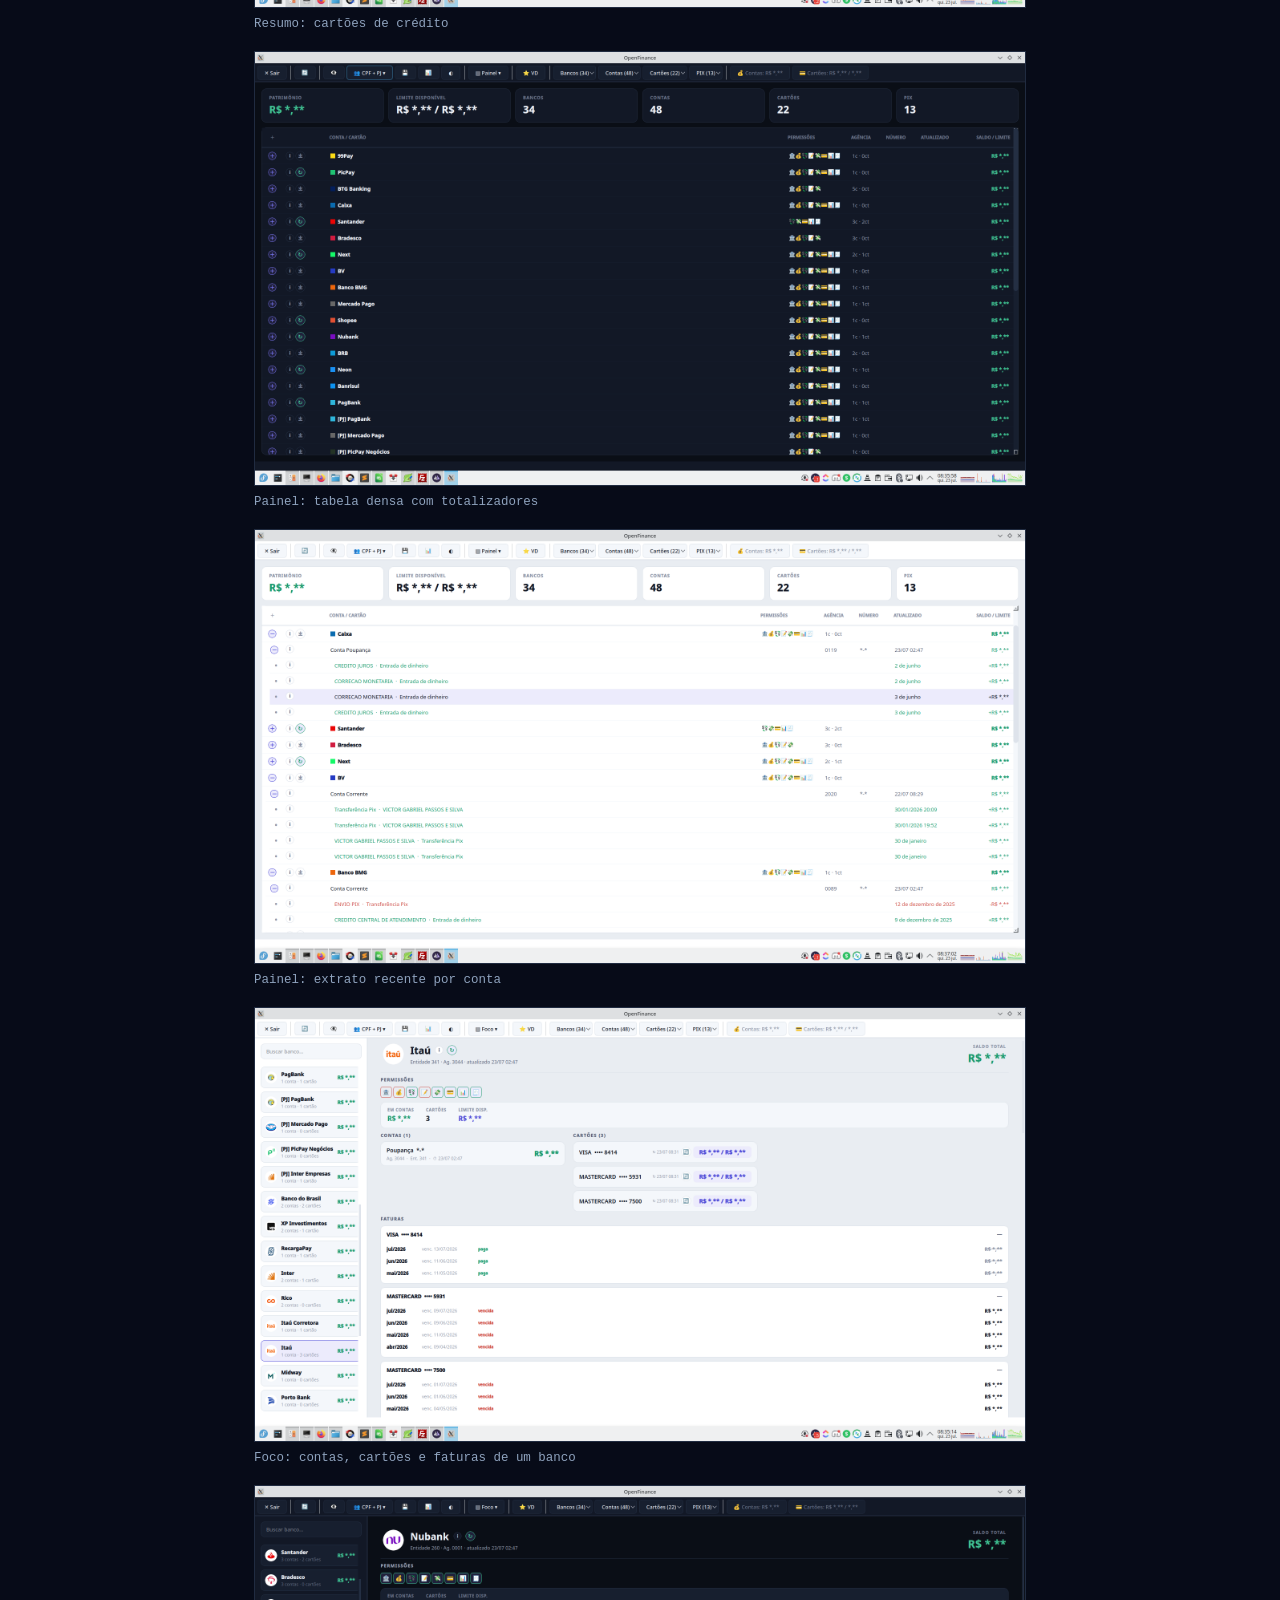
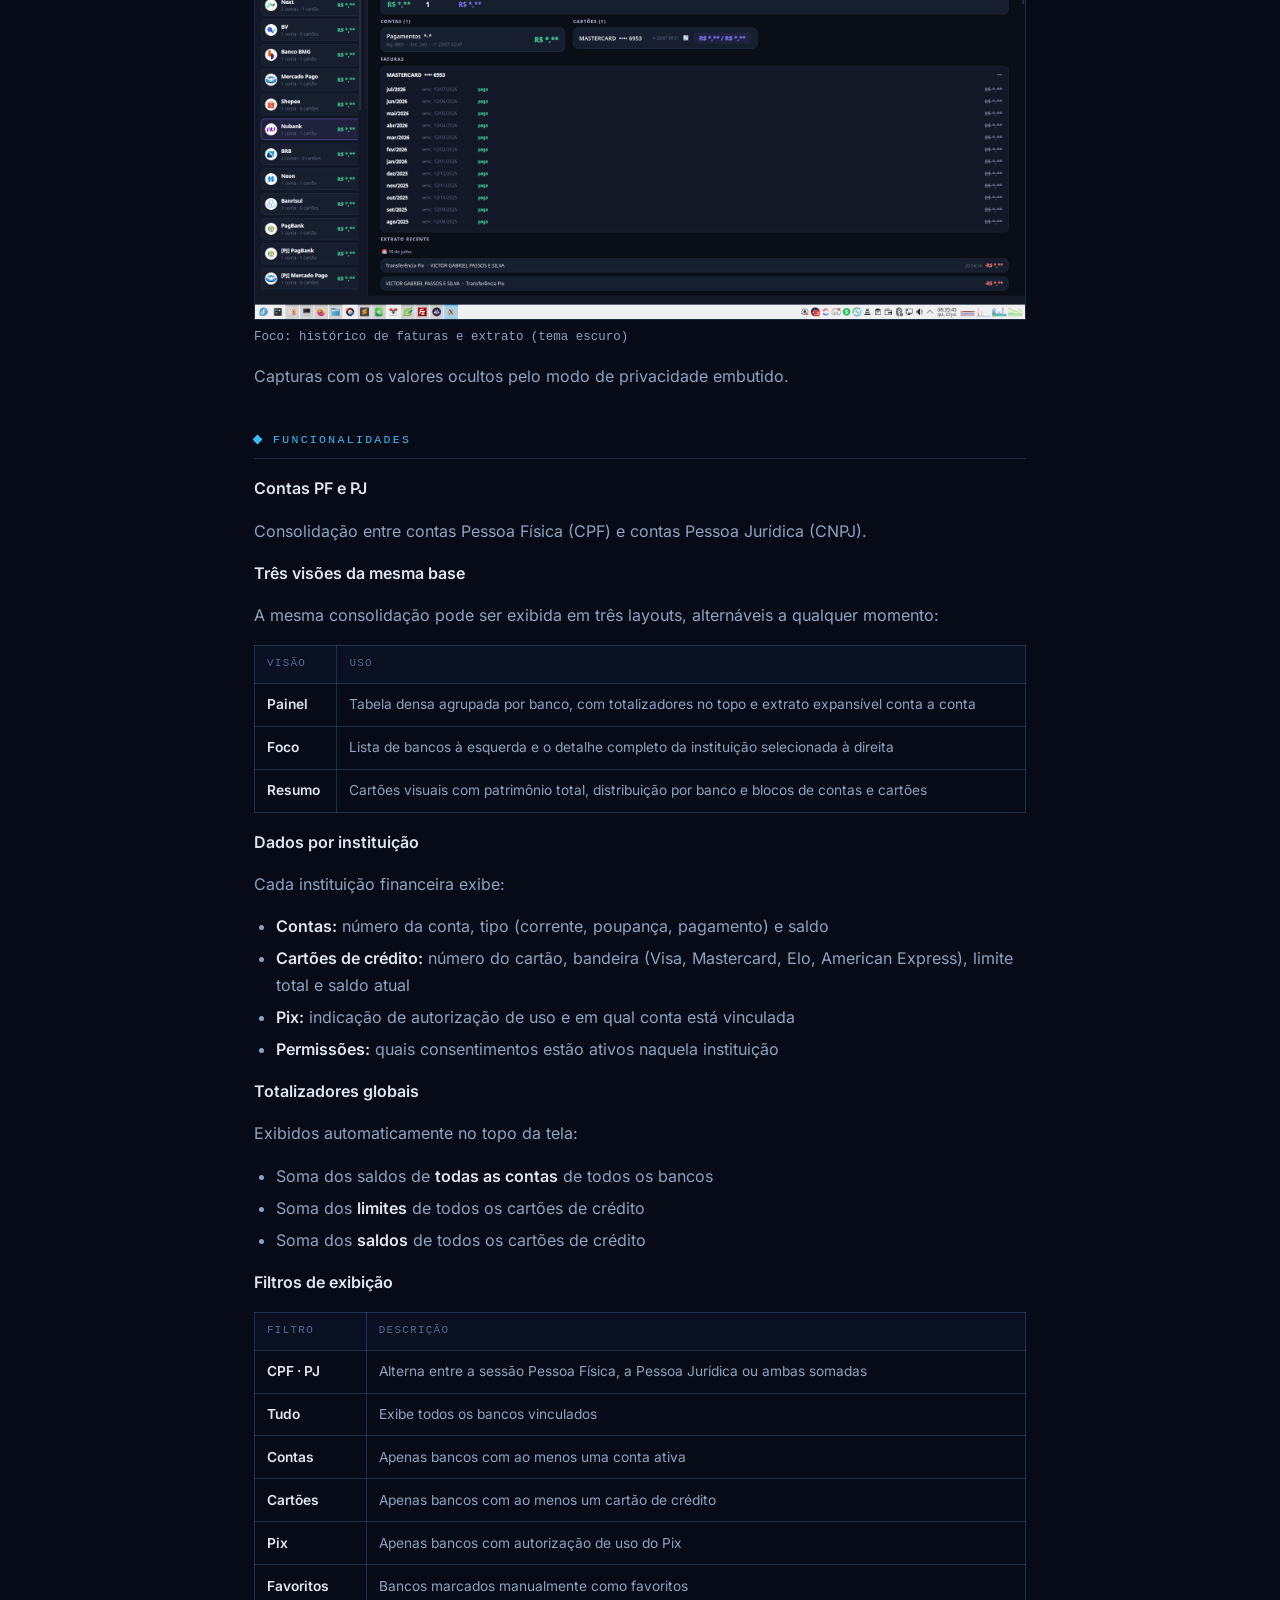
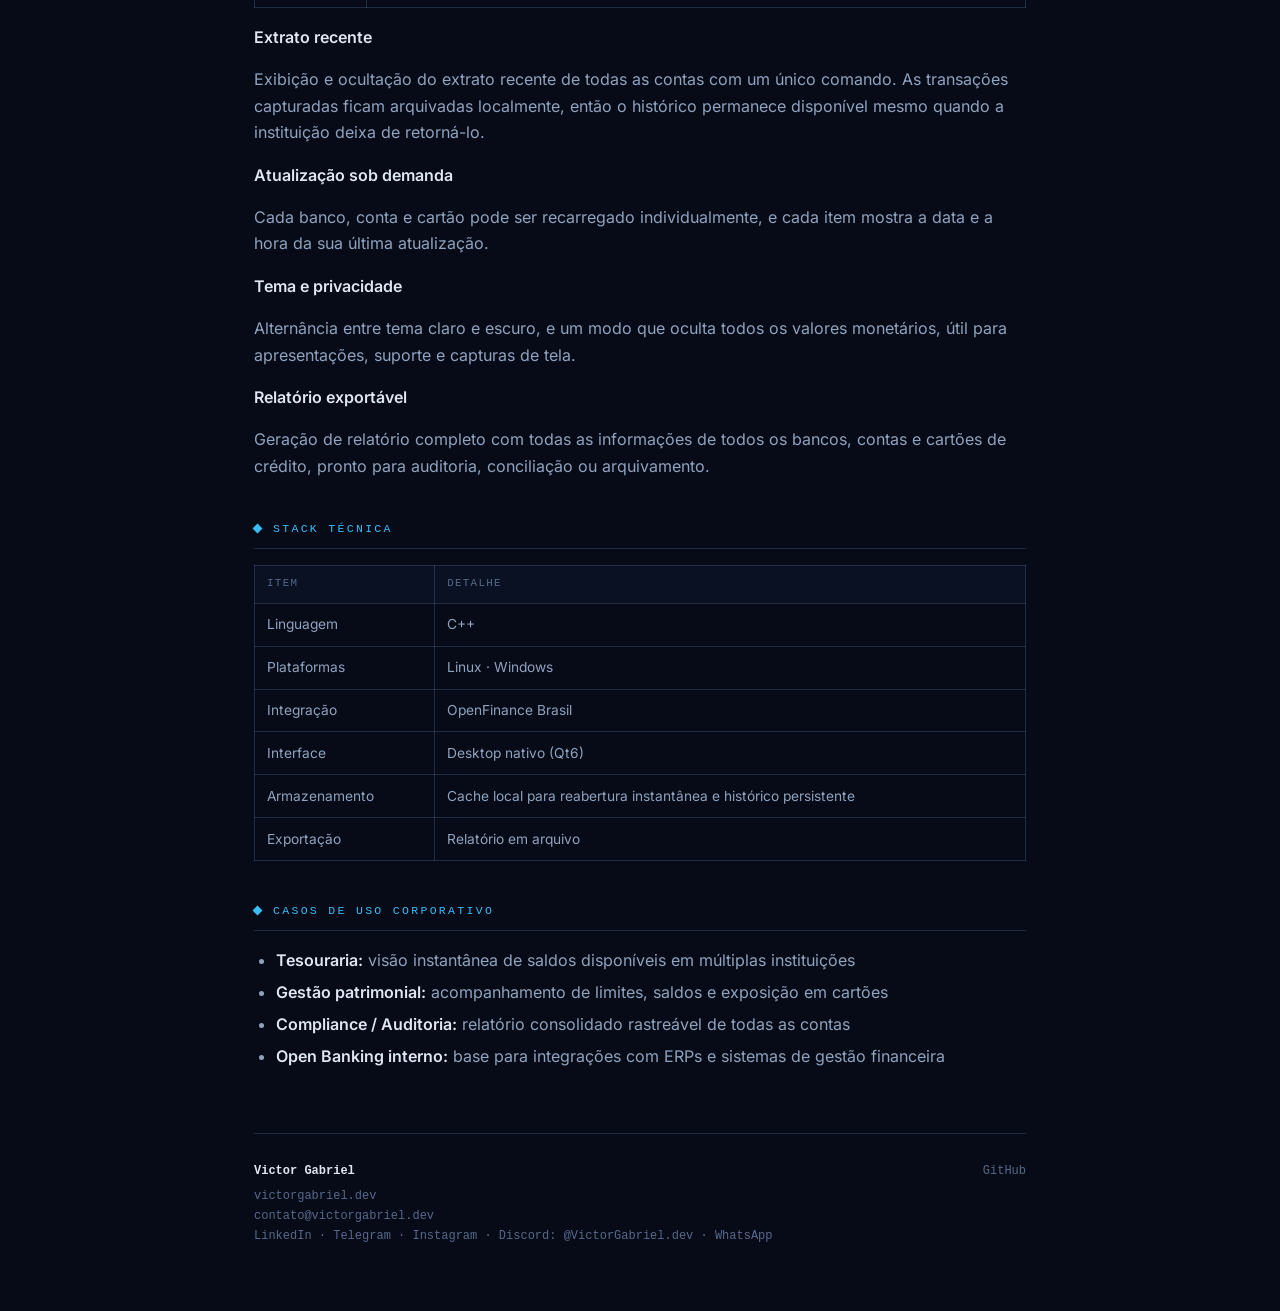
<file: projetos/OpenFinance-Dashboard/index.html>
<!DOCTYPE html>
<html lang="pt-BR">
<head>
  <meta charset="UTF-8">
  <meta name="viewport" content="width=device-width, initial-scale=1.0">

  <title>OpenFinance Dashboard · Consolidador Financeiro Multi-Banco | Victor Gabriel</title>
  <meta name="description" content="Software em C++ para Linux e Windows que consolida contas, cartões de crédito e autorizações Pix de todos os bancos vinculados via OpenFinance em uma única tela desktop.">
  <meta name="keywords" content="openfinance, open-banking, open-finance-brasil, consolidador-financeiro, multi-banco, gestao-financeira, cartao-de-credito, pix, linux, windows, c++, banking, financial-dashboard, Victor Gabriel Dev, Victor Gabriel Desenvolvedor, Victor Gabriel Python, Victor Gabriel Linux, Victor Gabriel IA, Victor Gabriel Software, Victor Gabriel Sistemas, Victor Gabriel Cibersegurança, Inovamind Dev">
  <meta name="author" content="Victor Gabriel">
  <meta name="robots" content="index, follow">
  <link rel="canonical" href="https://victorgabriel.dev/projetos/OpenFinance-Dashboard/">

  <meta property="og:type"        content="website">
  <meta property="og:url"         content="https://victorgabriel.dev/projetos/OpenFinance-Dashboard/">
  <meta property="og:title"       content="OpenFinance Dashboard · Consolidador Financeiro Multi-Banco">
  <meta property="og:description" content="Software em C++ que consolida contas, cartões de crédito e autorizações Pix de múltiplos bancos via OpenFinance em uma única tela desktop.">
  <meta property="og:image"       content="https://victorgabriel.dev/paz-amor-e-coding.jpg">
  <meta property="og:locale"      content="pt_BR">
  <meta property="og:site_name"   content="Victor Gabriel">

  <meta name="twitter:card"        content="summary">
  <meta name="twitter:title"       content="OpenFinance Dashboard · Consolidador Financeiro Multi-Banco">
  <meta name="twitter:description" content="Software em C++ que consolida contas, cartões de crédito e autorizações Pix de múltiplos bancos via OpenFinance em uma única tela desktop.">
  <meta name="twitter:image"       content="https://victorgabriel.dev/paz-amor-e-coding.jpg">

  <script type="application/ld+json">
  {
    "@context": "https://schema.org",
    "@type": "SoftwareApplication",
    "name": "OpenFinance Dashboard",
    "description": "Software em C++ para Linux e Windows que consolida contas, cartões de crédito e autorizações Pix de todos os bancos vinculados via OpenFinance em uma única tela desktop.",
    "applicationCategory": "FinanceApplication",
    "operatingSystem": "Linux, Windows",
    "programmingLanguage": "C++",
    "codeRepository": "https://github.com/VictorGabriel7Dev/OpenFinance-Dashboard",
    "author": {
      "@type": "Person",
      "name": "Victor Gabriel",
      "url": "https://victorgabriel.dev",
      "email": "contato@victorgabriel.dev"
    },
    "url": "https://victorgabriel.dev/projetos/OpenFinance-Dashboard/",
    "offers": {
      "@type": "Offer",
      "price": "0",
      "priceCurrency": "BRL"
    }
  }
  </script>

  <link rel="preload" href="/fonts/space-grotesk.woff2" as="font" type="font/woff2" crossorigin>
  <link rel="preload" href="/fonts/inter.woff2" as="font" type="font/woff2" crossorigin>
  <link rel="stylesheet" href="/css/site.css">
  <meta name="theme-color" content="#070B18">
  <meta name="color-scheme" content="dark">
</head>

<body>

  <nav>
    <a href="https://victorgabriel.dev">← victorgabriel.dev</a>
    <div class="nav-right">
      <a href="https://victorgabriel.dev/projetos/">projetos</a>
      <a href="https://github.com/VictorGabriel7Dev/OpenFinance-Dashboard" class="btn-gh">⭐ GitHub</a>
    </div>
  </nav>

  <div class="page">

    <header>
      <div class="breadcrumb">
        <a href="https://victorgabriel.dev">victorgabriel.dev</a>
        <span>/</span>
        <a href="https://victorgabriel.dev/projetos/">projetos</a>
        <span>/</span>
        OpenFinance-Dashboard
      </div>

      <h1>OpenFinance Dashboard</h1>
      <p class="tagline">Visão unificada de contas, cartões de crédito e autorizações Pix do OpenFinance, direto no desktop, em C++.</p>

      <div class="meta-badges">
        <span class="badge green">C++</span>
        <span class="badge cyan">OpenFinance Brasil</span>
        <span class="badge yellow">Linux · Windows</span>
        <span class="badge magenta">Desktop nativo</span>
      </div>

      <div class="header-links">
        <a href="https://github.com/VictorGabriel7Dev/OpenFinance-Dashboard" class="link-primary">Ver no GitHub</a>
      </div>
    </header>

    <div class="content">

      <section>
        <h2>O que é</h2>
        <p>
          Software desenvolvido em <strong>C++</strong> para <strong>Linux e Windows</strong> que consome dados do ecossistema
          <strong>OpenFinance</strong> e consolida, em uma única tela, todas as informações financeiras de todos os bancos vinculados,
          contas, cartões de crédito e autorizações Pix.
        </p>
        <p>
          Ideal para uso corporativo, gestão patrimonial, tesouraria e qualquer cenário onde visibilidade financeira consolidada é crítica.
        </p>
      </section>

      <section>
        <h2>Screenshots</h2>
        <div class="screenshots">
          <figure>
            <a href="OpenFinance-Dashboard-2026_07_23-08_34_16.png" target="_blank"><img src="OpenFinance-Dashboard-2026_07_23-08_34_16.png" alt="Visão Resumo: patrimônio total, distribuição por banco e grade de contas" loading="lazy" decoding="async" width="1920" height="1080"></a>
            <figcaption>Resumo: patrimônio consolidado, distribuição por banco e contas</figcaption>
          </figure>
          <figure>
            <a href="OpenFinance-Dashboard-2026_07_23-08_34_25.png" target="_blank"><img src="OpenFinance-Dashboard-2026_07_23-08_34_25.png" alt="Visão Resumo com a seção de cartões de crédito expandida, mostrando bandeira e final de cada cartão" loading="lazy" decoding="async" width="1920" height="1080"></a>
            <figcaption>Resumo: cartões de crédito</figcaption>
          </figure>
          <figure>
            <a href="OpenFinance-Dashboard-2026_07_23-08_35_58.png" target="_blank"><img src="OpenFinance-Dashboard-2026_07_23-08_35_58.png" alt="Visão Painel: tabela por banco com permissões, agência, última atualização e saldo/limite, com totalizadores no topo" loading="lazy" decoding="async" width="1920" height="1080"></a>
            <figcaption>Painel: tabela densa com totalizadores</figcaption>
          </figure>
          <figure>
            <a href="OpenFinance-Dashboard-2026_07_23-08_37_02.png" target="_blank"><img src="OpenFinance-Dashboard-2026_07_23-08_37_02.png" alt="Visão Painel expandida em árvore, com os lançamentos do extrato de cada conta" loading="lazy" decoding="async" width="1920" height="1080"></a>
            <figcaption>Painel: extrato recente por conta</figcaption>
          </figure>
          <figure>
            <a href="OpenFinance-Dashboard-2026_07_23-08_35_14.png" target="_blank"><img src="OpenFinance-Dashboard-2026_07_23-08_35_14.png" alt="Visão Foco: detalhe de um banco com permissões, contas, cartões e histórico de faturas por vencimento" loading="lazy" decoding="async" width="1920" height="1080"></a>
            <figcaption>Foco: contas, cartões e faturas de um banco</figcaption>
          </figure>
          <figure>
            <a href="OpenFinance-Dashboard-2026_07_23-08_35_45.png" target="_blank"><img src="OpenFinance-Dashboard-2026_07_23-08_35_45.png" alt="Visão Foco em tema escuro, com histórico de faturas pagas e extrato recente" loading="lazy" decoding="async" width="1920" height="1080"></a>
            <figcaption>Foco: histórico de faturas e extrato (tema escuro)</figcaption>
          </figure>
        </div>
        <p>Capturas com os valores ocultos pelo modo de privacidade embutido.</p>
      </section>

      <section>
        <h2>Funcionalidades</h2>

        <p><strong>Contas PF e PJ</strong></p>
        <p>Consolidação entre contas Pessoa Física (CPF) e contas Pessoa Jurídica (CNPJ).</p>

        <p><strong>Três visões da mesma base</strong></p>
        <p>A mesma consolidação pode ser exibida em três layouts, alternáveis a qualquer momento:</p>
        <table>
          <thead>
            <tr><th>Visão</th><th>Uso</th></tr>
          </thead>
          <tbody>
            <tr><td><strong>Painel</strong></td><td>Tabela densa agrupada por banco, com totalizadores no topo e extrato expansível conta a conta</td></tr>
            <tr><td><strong>Foco</strong></td><td>Lista de bancos à esquerda e o detalhe completo da instituição selecionada à direita</td></tr>
            <tr><td><strong>Resumo</strong></td><td>Cartões visuais com patrimônio total, distribuição por banco e blocos de contas e cartões</td></tr>
          </tbody>
        </table>

        <p><strong>Dados por instituição</strong></p>
        <p>Cada instituição financeira exibe:</p>
        <ul>
          <li><strong>Contas:</strong> número da conta, tipo (corrente, poupança, pagamento) e saldo</li>
          <li><strong>Cartões de crédito:</strong> número do cartão, bandeira (Visa, Mastercard, Elo, American Express), limite total e saldo atual</li>
          <li><strong>Pix:</strong> indicação de autorização de uso e em qual conta está vinculada</li>
          <li><strong>Permissões:</strong> quais consentimentos estão ativos naquela instituição</li>
        </ul>

        <p><strong>Totalizadores globais</strong></p>
        <p>Exibidos automaticamente no topo da tela:</p>
        <ul>
          <li>Soma dos saldos de <strong>todas as contas</strong> de todos os bancos</li>
          <li>Soma dos <strong>limites</strong> de todos os cartões de crédito</li>
          <li>Soma dos <strong>saldos</strong> de todos os cartões de crédito</li>
        </ul>

        <p><strong>Filtros de exibição</strong></p>
        <table>
          <thead>
            <tr><th>Filtro</th><th>Descrição</th></tr>
          </thead>
          <tbody>
            <tr><td><strong>CPF · PJ</strong></td><td>Alterna entre a sessão Pessoa Física, a Pessoa Jurídica ou ambas somadas</td></tr>
            <tr><td><strong>Tudo</strong></td><td>Exibe todos os bancos vinculados</td></tr>
            <tr><td><strong>Contas</strong></td><td>Apenas bancos com ao menos uma conta ativa</td></tr>
            <tr><td><strong>Cartões</strong></td><td>Apenas bancos com ao menos um cartão de crédito</td></tr>
            <tr><td><strong>Pix</strong></td><td>Apenas bancos com autorização de uso do Pix</td></tr>
            <tr><td><strong>Favoritos</strong></td><td>Bancos marcados manualmente como favoritos</td></tr>
          </tbody>
        </table>

        <p><strong>Extrato recente</strong></p>
        <p>Exibição e ocultação do extrato recente de todas as contas com um único comando. As transações capturadas ficam arquivadas localmente, então o histórico permanece disponível mesmo quando a instituição deixa de retorná-lo.</p>

        <p><strong>Atualização sob demanda</strong></p>
        <p>Cada banco, conta e cartão pode ser recarregado individualmente, e cada item mostra a data e a hora da sua última atualização.</p>

        <p><strong>Tema e privacidade</strong></p>
        <p>Alternância entre tema claro e escuro, e um modo que oculta todos os valores monetários, útil para apresentações, suporte e capturas de tela.</p>

        <p><strong>Relatório exportável</strong></p>
        <p>Geração de relatório completo com todas as informações de todos os bancos, contas e cartões de crédito, pronto para auditoria, conciliação ou arquivamento.</p>
      </section>

      <section>
        <h2>Stack técnica</h2>
        <table>
          <thead>
            <tr><th>Item</th><th>Detalhe</th></tr>
          </thead>
          <tbody>
            <tr><td>Linguagem</td><td>C++</td></tr>
            <tr><td>Plataformas</td><td>Linux · Windows</td></tr>
            <tr><td>Integração</td><td>OpenFinance Brasil</td></tr>
            <tr><td>Interface</td><td>Desktop nativo (Qt6)</td></tr>
            <tr><td>Armazenamento</td><td>Cache local para reabertura instantânea e histórico persistente</td></tr>
            <tr><td>Exportação</td><td>Relatório em arquivo</td></tr>
          </tbody>
        </table>
      </section>

      <section>
        <h2>Casos de uso corporativo</h2>
        <ul>
          <li><strong>Tesouraria:</strong> visão instantânea de saldos disponíveis em múltiplas instituições</li>
          <li><strong>Gestão patrimonial:</strong> acompanhamento de limites, saldos e exposição em cartões</li>
          <li><strong>Compliance / Auditoria:</strong> relatório consolidado rastreável de todas as contas</li>
          <li><strong>Open Banking interno:</strong> base para integrações com ERPs e sistemas de gestão financeira</li>
        </ul>
      </section>

    </div>

    <footer>
      <div class="footer-author">
        <strong>Victor Gabriel</strong>
        <a href="https://victorgabriel.dev">victorgabriel.dev</a><br>
        <a href="mailto:contato@victorgabriel.dev">contato@victorgabriel.dev</a><br>
        <a href="https://www.linkedin.com/in/victorgabriel-dev">LinkedIn</a> · <a href="https://t.me/VictorGabriel_Dev">Telegram</a> · <a href="https://www.instagram.com/VictorGabriel_Dev">Instagram</a> · Discord: <a href="https://discord.com/users/1481407654458036265">@VictorGabriel.dev</a> · <a href="https://wa.me/@VictorGabriel_Dev">WhatsApp</a><br>
      </div>
      <div class="footer-right">
        <a href="https://github.com/VictorGabriel7Dev/OpenFinance-Dashboard">GitHub</a><br>
      </div>
    </footer>

  </div>

</body>
</html>
</file>
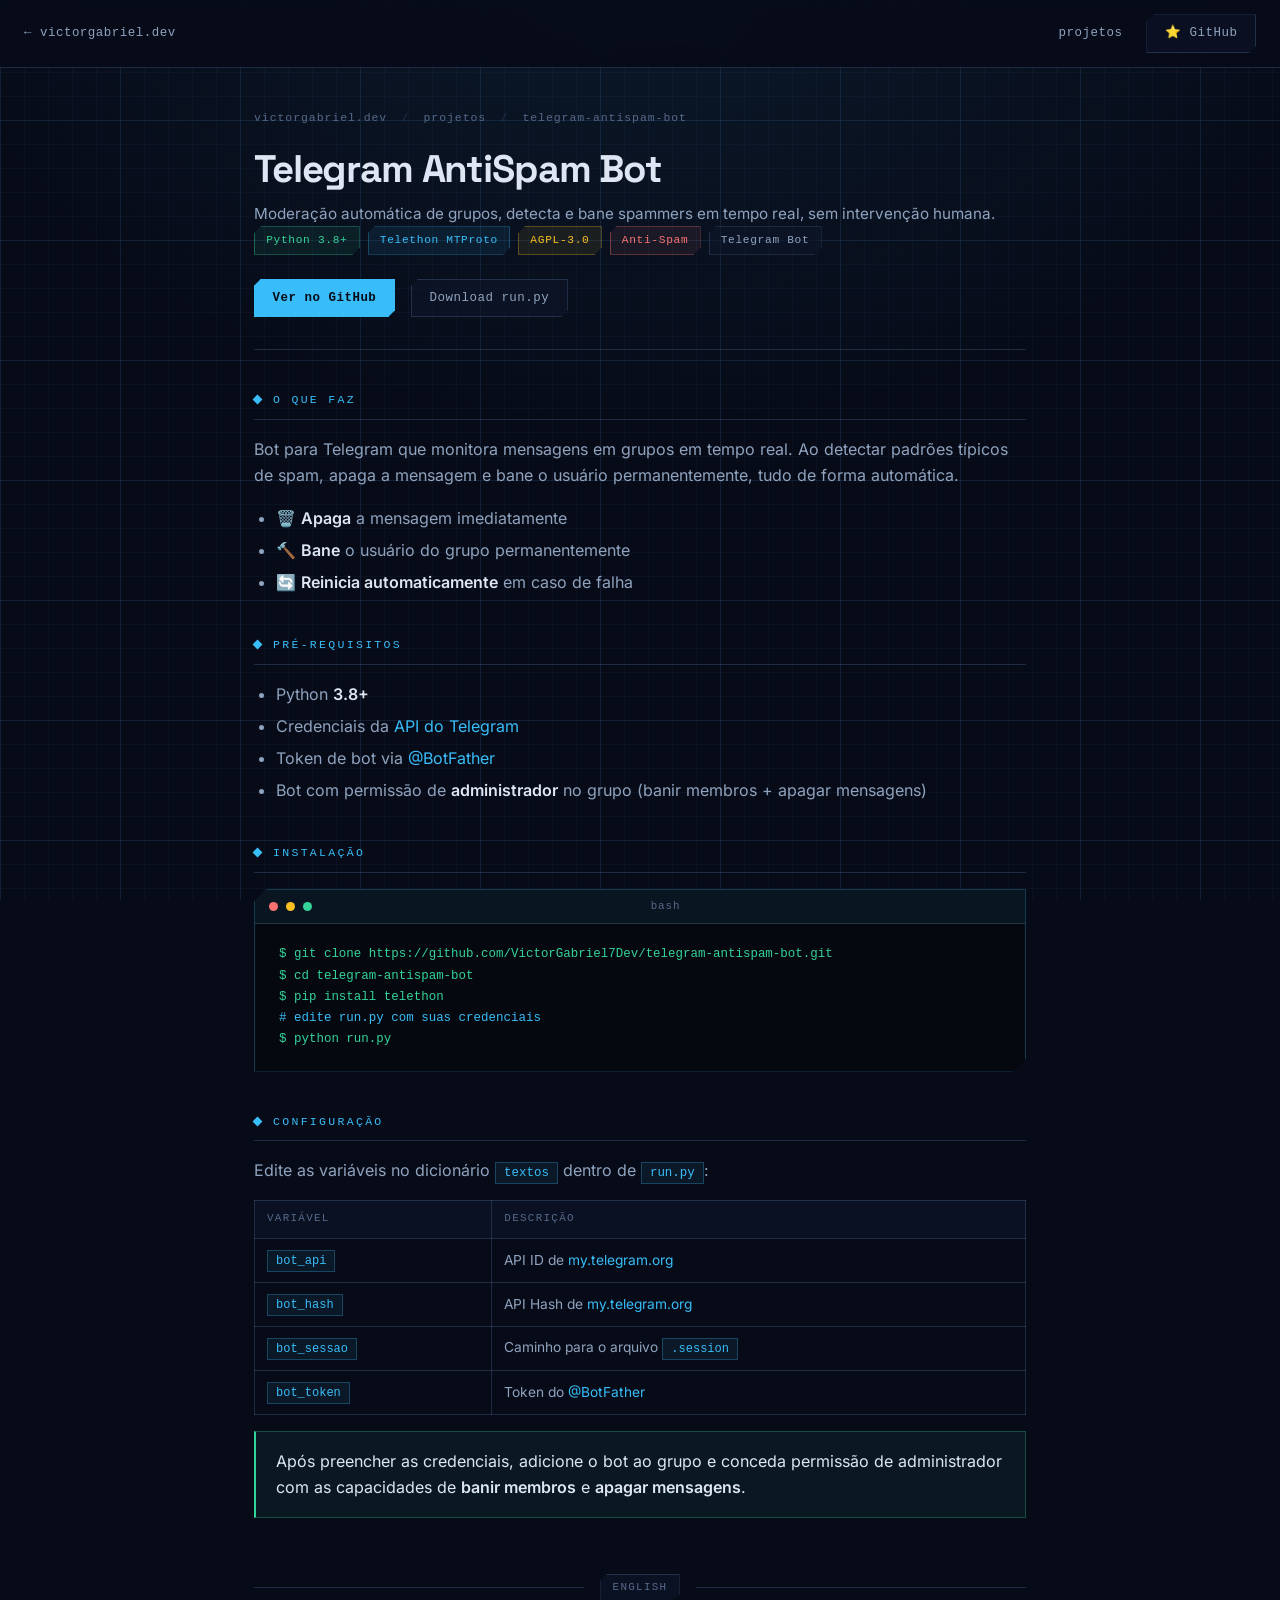
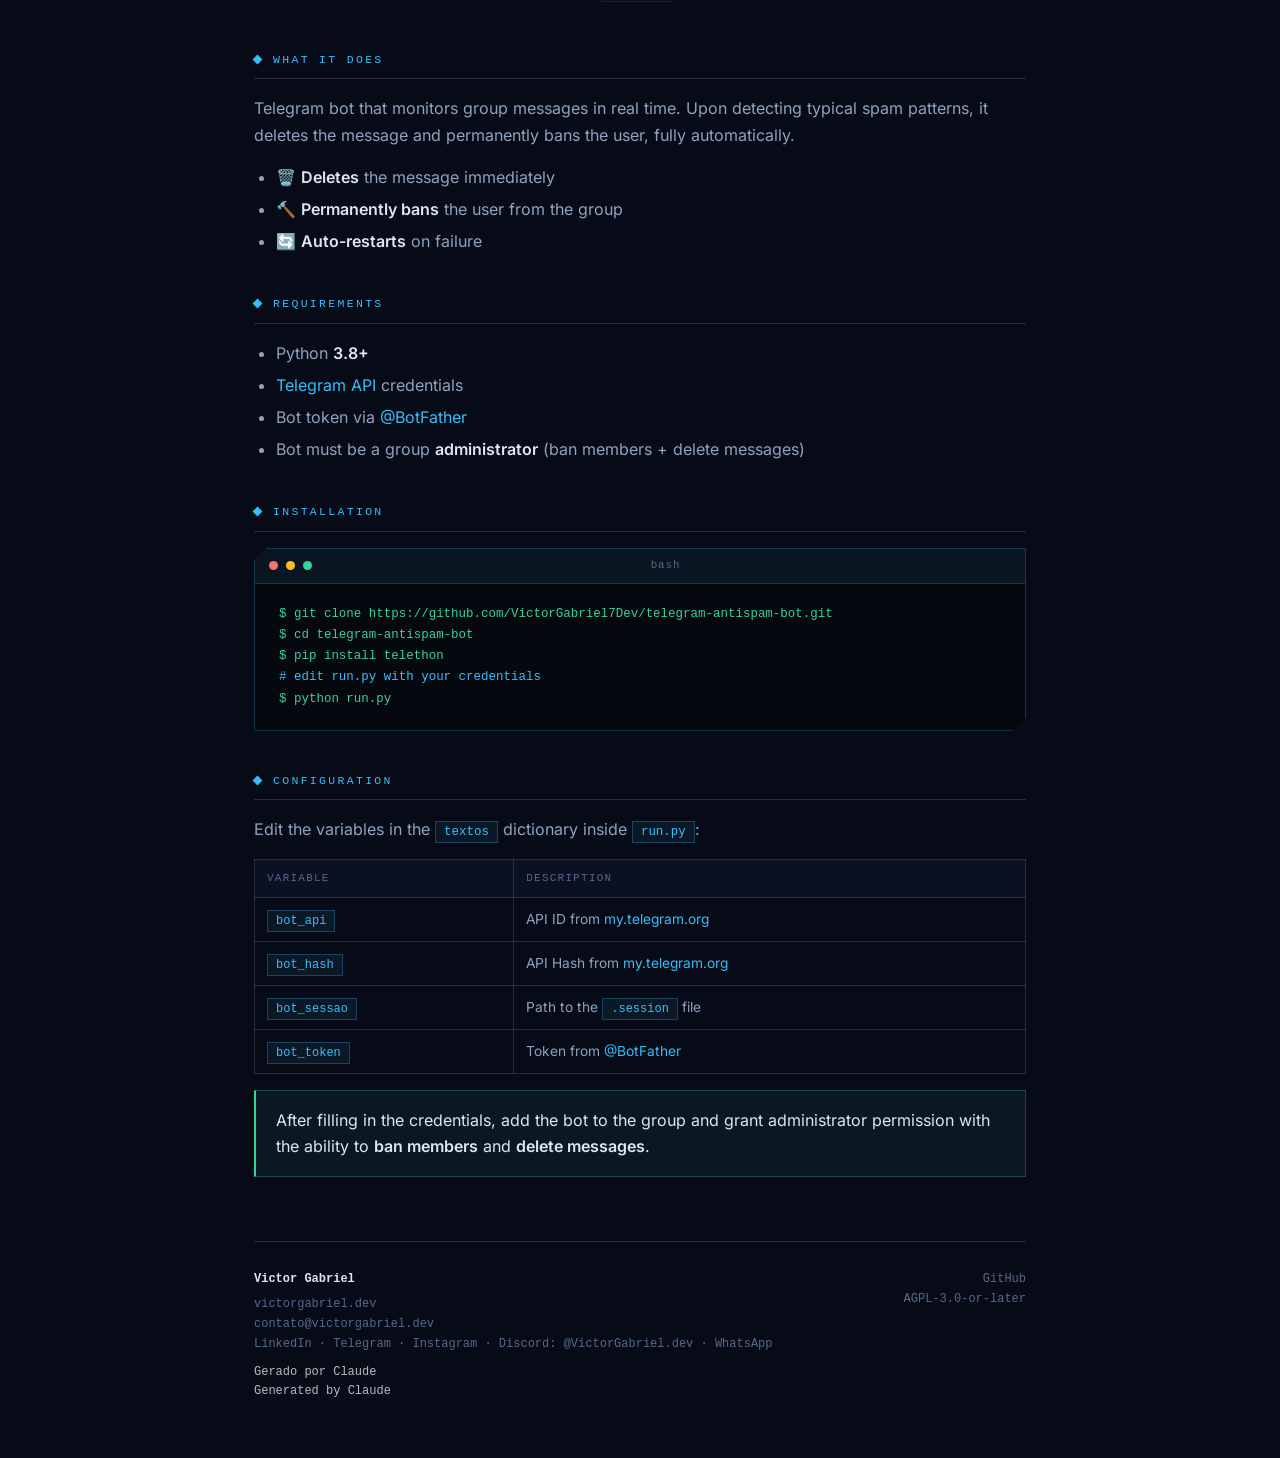
<file: projetos/telegram-antispam-bot/index.html>
<!DOCTYPE html>
<html lang="pt-BR">
<head>
  <meta charset="UTF-8">
  <meta name="viewport" content="width=device-width, initial-scale=1.0">

  <title>Telegram AntiSpam Bot · Moderação automática de grupos | Victor Gabriel</title>
  <meta name="description" content="Bot para Telegram que detecta e bane automaticamente usuários que enviam spam em grupos. Desenvolvido com Telethon (MTProto), sem dependências externas além da biblioteca.">
  <meta name="keywords" content="Telegram bot, anti-spam, moderação Telegram, ban automático, Telethon, Python bot, spam vietnamita, grupo Telegram, bot moderação, Victor Gabriel Dev, Victor Gabriel Desenvolvedor, Victor Gabriel Python, Victor Gabriel Linux, Victor Gabriel IA, Victor Gabriel Software, Victor Gabriel Sistemas, Victor Gabriel Cibersegurança, Inovamind Dev">
  <meta name="author" content="Victor Gabriel">
  <meta name="robots" content="index, follow">
  <link rel="canonical" href="https://victorgabriel.dev/projetos/telegram-antispam-bot/">

  <meta property="og:type"        content="website">
  <meta property="og:url"         content="https://victorgabriel.dev/projetos/telegram-antispam-bot/">
  <meta property="og:title"       content="Telegram AntiSpam Bot · Moderação automática de grupos">
  <meta property="og:description" content="Bot que detecta e bane automaticamente spammers em grupos do Telegram. Sem intervenção humana, sem dependências externas.">
  <meta property="og:image"       content="https://victorgabriel.dev/paz-amor-e-coding.jpg">
  <meta property="og:locale"      content="pt_BR">
  <meta property="og:site_name"   content="Victor Gabriel">

  <meta name="twitter:card"        content="summary">
  <meta name="twitter:title"       content="Telegram AntiSpam Bot · Moderação automática de grupos">
  <meta name="twitter:description" content="Bot Python com Telethon que detecta e bane spammers em grupos do Telegram em tempo real.">
  <meta name="twitter:image"       content="https://victorgabriel.dev/paz-amor-e-coding.jpg">

  <script type="application/ld+json">
  {
    "@context": "https://schema.org",
    "@type": "SoftwareApplication",
    "name": "Telegram AntiSpam Bot",
    "description": "Bot para Telegram que detecta e bane automaticamente usuários que enviam spam em grupos.",
    "applicationCategory": "UtilitiesApplication",
    "operatingSystem": "Linux, Windows, macOS",
    "programmingLanguage": "Python",
    "codeRepository": "https://github.com/VictorGabriel7Dev/telegram-antispam-bot",
    "author": {
      "@type": "Person",
      "name": "Victor Gabriel",
      "url": "https://victorgabriel.dev",
      "email": "contato@victorgabriel.dev"
    },
    "license": "https://www.gnu.org/licenses/agpl-3.0.html",
    "version": "1.04",
    "url": "https://victorgabriel.dev/projetos/telegram-antispam-bot/",
    "offers": {
      "@type": "Offer",
      "price": "0",
      "priceCurrency": "BRL"
    }
  }
  </script>

  <link rel="preload" href="/fonts/space-grotesk.woff2" as="font" type="font/woff2" crossorigin>
  <link rel="preload" href="/fonts/inter.woff2" as="font" type="font/woff2" crossorigin>
  <link rel="stylesheet" href="/css/site.css">
  <meta name="theme-color" content="#070B18">
  <meta name="color-scheme" content="dark">
</head>

<body>

  <nav>
    <a href="https://victorgabriel.dev">← victorgabriel.dev</a>
    <div class="nav-right">
      <a href="https://victorgabriel.dev/projetos/">projetos</a>
      <a href="https://github.com/VictorGabriel7Dev/telegram-antispam-bot" class="btn-gh">⭐ GitHub</a>
    </div>
  </nav>

  <div class="page">

    <header>
      <div class="breadcrumb">
        <a href="https://victorgabriel.dev">victorgabriel.dev</a>
        <span>/</span>
        <a href="https://victorgabriel.dev/projetos/">projetos</a>
        <span>/</span>
        telegram-antispam-bot
      </div>

      <h1>Telegram AntiSpam Bot</h1>
      <p class="tagline">Moderação automática de grupos, detecta e bane spammers em tempo real, sem intervenção humana.</p>

      <div class="meta-badges">
        <span class="badge green">Python 3.8+</span>
        <span class="badge cyan">Telethon MTProto</span>
        <span class="badge yellow">AGPL-3.0</span>
        <span class="badge red">Anti-Spam</span>
        <span class="badge">Telegram Bot</span>
      </div>

      <div class="header-links">
        <a href="https://github.com/VictorGabriel7Dev/telegram-antispam-bot" class="link-primary">Ver no GitHub</a>
        <a href="https://github.com/VictorGabriel7Dev/telegram-antispam-bot/raw/main/run.py" class="link-secondary" target="_blank">Download run.py</a>
      </div>
    </header>

    <div class="content">

      <section>
        <h2>O que faz</h2>
        <p>
          Bot para Telegram que monitora mensagens em grupos em tempo real.
          Ao detectar padrões típicos de spam, apaga a mensagem e bane o usuário permanentemente, tudo de forma automática.
        </p>
        <ul>
          <li>🗑️ <strong>Apaga</strong> a mensagem imediatamente</li>
          <li>🔨 <strong>Bane</strong> o usuário do grupo permanentemente</li>
          <li>🔄 <strong>Reinicia automaticamente</strong> em caso de falha</li>
        </ul>
      </section>

      <section>
        <h2>Pré-requisitos</h2>
        <ul>
          <li>Python <strong>3.8+</strong></li>
          <li>Credenciais da <a href="https://my.telegram.org/apps">API do Telegram</a></li>
          <li>Token de bot via <a href="https://t.me/BotFather">@BotFather</a></li>
          <li>Bot com permissão de <strong>administrador</strong> no grupo (banir membros + apagar mensagens)</li>
        </ul>
      </section>

      <section>
        <h2>Instalação</h2>
        <div class="terminal">
          <div class="terminal-bar">
            <div class="dot dot-r"></div>
            <div class="dot dot-y"></div>
            <div class="dot dot-g"></div>
            <span class="terminal-title">bash</span>
          </div>
          <pre><span class="t-cmd">$ git clone https://github.com/VictorGabriel7Dev/telegram-antispam-bot.git</span>
<span class="t-cmd">$ cd telegram-antispam-bot</span>
<span class="t-cmd">$ pip install telethon</span>
<span class="t-info"># edite run.py com suas credenciais</span>
<span class="t-cmd">$ python run.py</span></pre>
        </div>
      </section>

      <section>
        <h2>Configuração</h2>
        <p>Edite as variáveis no dicionário <code>textos</code> dentro de <code>run.py</code>:</p>
        <div class="table-wrap">
          <table>
            <thead>
              <tr>
                <th>Variável</th>
                <th>Descrição</th>
              </tr>
            </thead>
            <tbody>
              <tr>
                <td><code>bot_api</code></td>
                <td>API ID de <a href="https://my.telegram.org/apps">my.telegram.org</a></td>
              </tr>
              <tr>
                <td><code>bot_hash</code></td>
                <td>API Hash de <a href="https://my.telegram.org/apps">my.telegram.org</a></td>
              </tr>
              <tr>
                <td><code>bot_sessao</code></td>
                <td>Caminho para o arquivo <code>.session</code></td>
              </tr>
              <tr>
                <td><code>bot_token</code></td>
                <td>Token do <a href="https://t.me/BotFather">@BotFather</a></td>
              </tr>
            </tbody>
          </table>
        </div>
        <div class="callout">
          Após preencher as credenciais, adicione o bot ao grupo e conceda permissão de administrador com as capacidades de <strong>banir membros</strong> e <strong>apagar mensagens</strong>.
        </div>
      </section>

      <div class="lang-divider"><span>English</span></div>

      <section>
        <h2>What it does</h2>
        <p>
          Telegram bot that monitors group messages in real time.
          Upon detecting typical spam patterns, it deletes the message and permanently bans the user, fully automatically.
        </p>
        <ul>
          <li>🗑️ <strong>Deletes</strong> the message immediately</li>
          <li>🔨 <strong>Permanently bans</strong> the user from the group</li>
          <li>🔄 <strong>Auto-restarts</strong> on failure</li>
        </ul>
      </section>

      <section>
        <h2>Requirements</h2>
        <ul>
          <li>Python <strong>3.8+</strong></li>
          <li><a href="https://my.telegram.org/apps">Telegram API</a> credentials</li>
          <li>Bot token via <a href="https://t.me/BotFather">@BotFather</a></li>
          <li>Bot must be a group <strong>administrator</strong> (ban members + delete messages)</li>
        </ul>
      </section>

      <section>
        <h2>Installation</h2>
        <div class="terminal">
          <div class="terminal-bar">
            <div class="dot dot-r"></div>
            <div class="dot dot-y"></div>
            <div class="dot dot-g"></div>
            <span class="terminal-title">bash</span>
          </div>
          <pre><span class="t-cmd">$ git clone https://github.com/VictorGabriel7Dev/telegram-antispam-bot.git</span>
<span class="t-cmd">$ cd telegram-antispam-bot</span>
<span class="t-cmd">$ pip install telethon</span>
<span class="t-info"># edit run.py with your credentials</span>
<span class="t-cmd">$ python run.py</span></pre>
        </div>
      </section>

      <section>
        <h2>Configuration</h2>
        <p>Edit the variables in the <code>textos</code> dictionary inside <code>run.py</code>:</p>
        <div class="table-wrap">
          <table>
            <thead>
              <tr>
                <th>Variable</th>
                <th>Description</th>
              </tr>
            </thead>
            <tbody>
              <tr>
                <td><code>bot_api</code></td>
                <td>API ID from <a href="https://my.telegram.org/apps">my.telegram.org</a></td>
              </tr>
              <tr>
                <td><code>bot_hash</code></td>
                <td>API Hash from <a href="https://my.telegram.org/apps">my.telegram.org</a></td>
              </tr>
              <tr>
                <td><code>bot_sessao</code></td>
                <td>Path to the <code>.session</code> file</td>
              </tr>
              <tr>
                <td><code>bot_token</code></td>
                <td>Token from <a href="https://t.me/BotFather">@BotFather</a></td>
              </tr>
            </tbody>
          </table>
        </div>
        <div class="callout">
          After filling in the credentials, add the bot to the group and grant administrator permission with the ability to <strong>ban members</strong> and <strong>delete messages</strong>.
        </div>
      </section>

    </div>

    <footer>
      <div class="footer-author">
        <strong>Victor Gabriel</strong>
        <a href="https://victorgabriel.dev">victorgabriel.dev</a><br>
        <a href="mailto:contato@victorgabriel.dev">contato@victorgabriel.dev</a><br>
        <a href="https://www.linkedin.com/in/victorgabriel-dev">LinkedIn</a> · <a href="https://t.me/VictorGabriel_Dev">Telegram</a> · <a href="https://www.instagram.com/VictorGabriel_Dev">Instagram</a> · Discord: <a href="https://discord.com/users/1481407654458036265">@VictorGabriel.dev</a> · <a href="https://wa.me/@VictorGabriel_Dev">WhatsApp</a><br>
        <span style="color:#bbb;margin-top:.5rem;display:block">Gerado por <a href="https://claude.ai" style="color:#bbb">Claude</a><br>
        Generated by <a href="https://claude.ai" style="color:#bbb">Claude</a></span>
      </div>
      <div class="footer-right">
        <a href="https://github.com/VictorGabriel7Dev/telegram-antispam-bot">GitHub</a><br>
        <a href="https://www.gnu.org/licenses/agpl-3.0.html">AGPL-3.0-or-later</a>
      </div>
    </footer>

  </div>

</body>
</html>
</file>
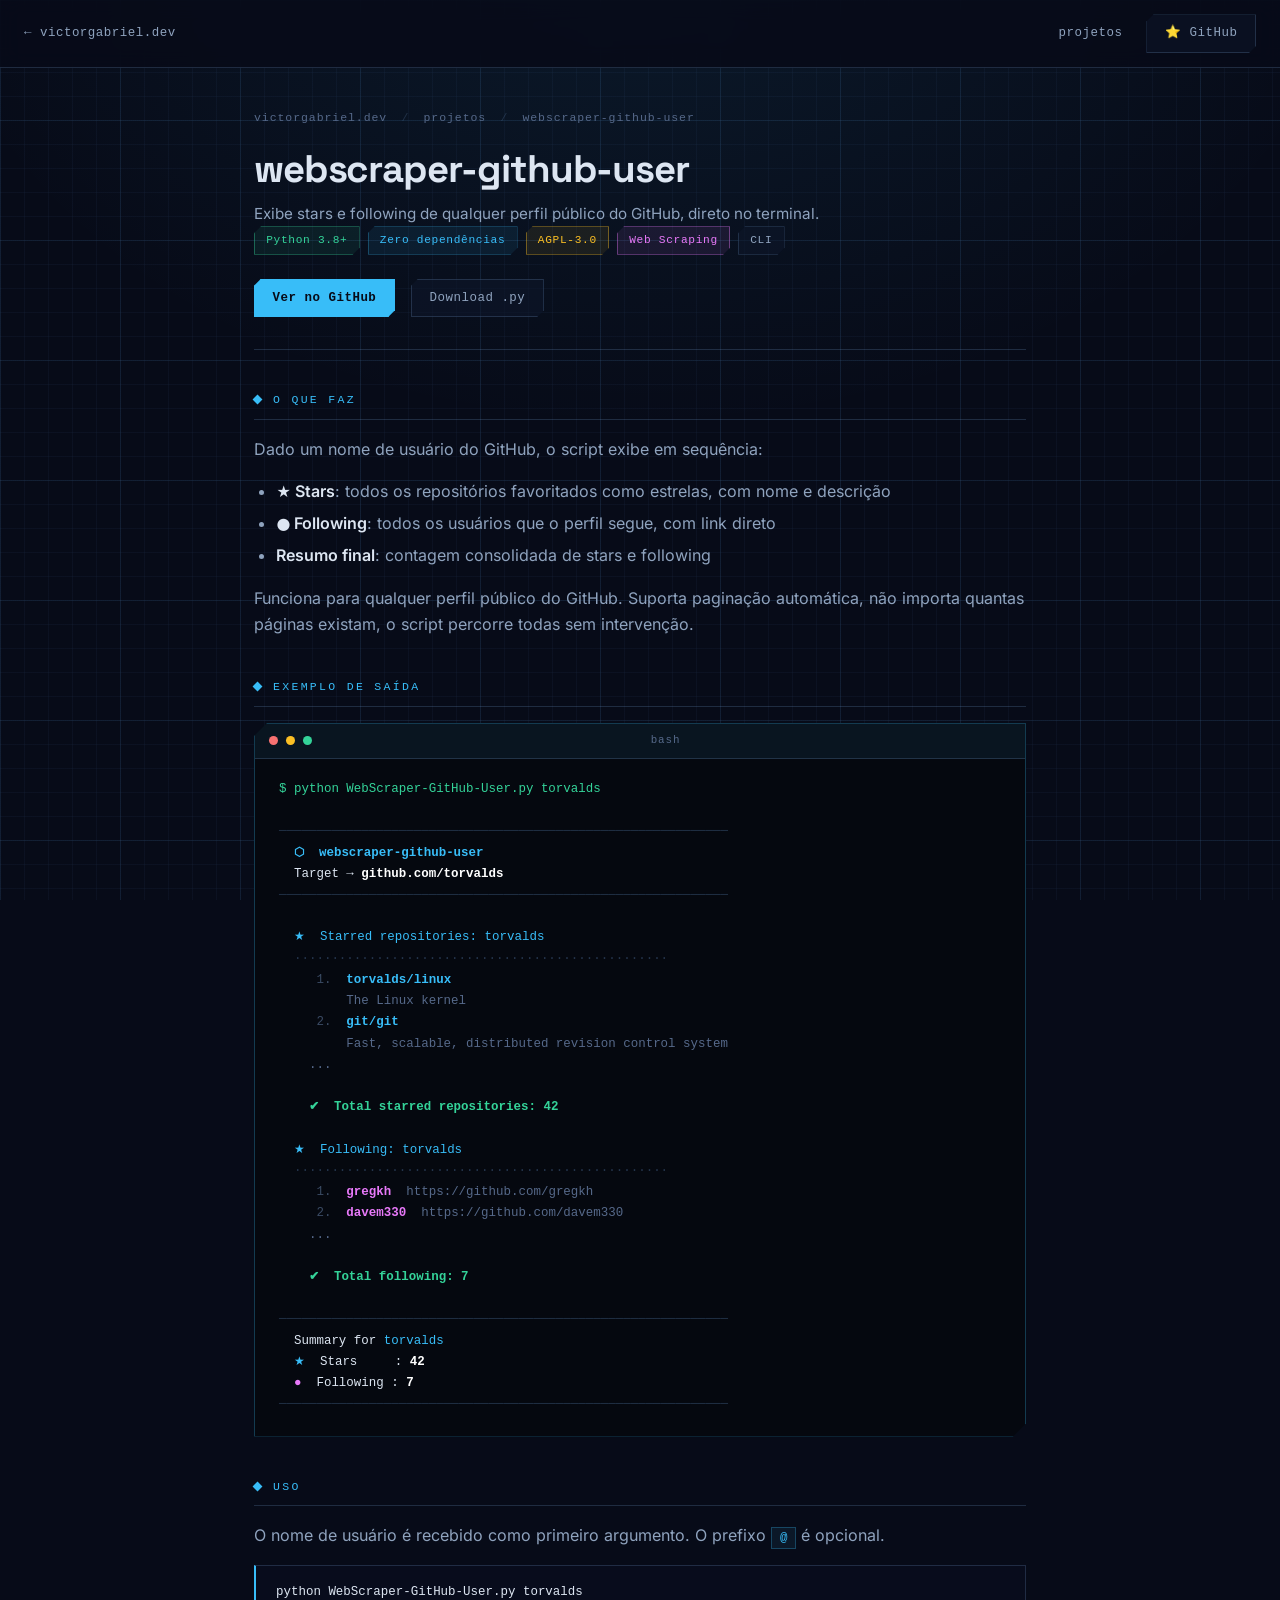
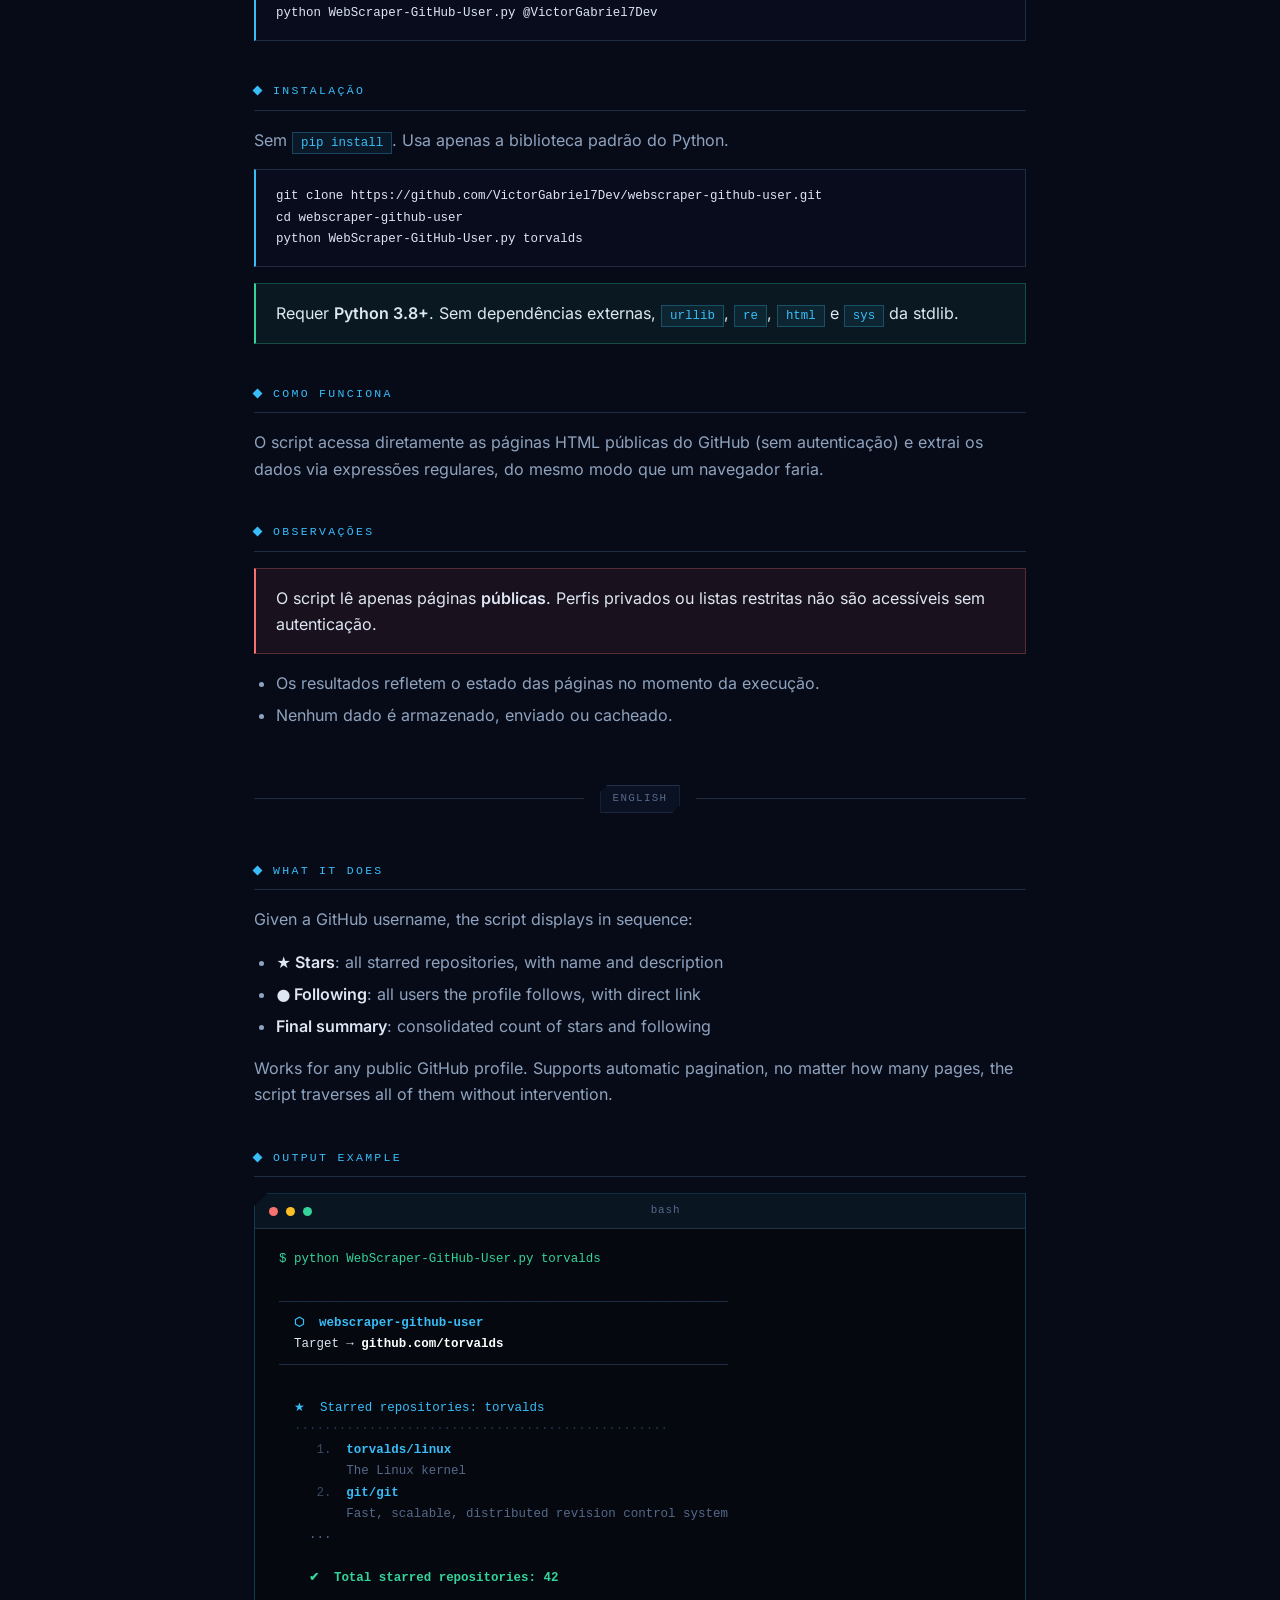
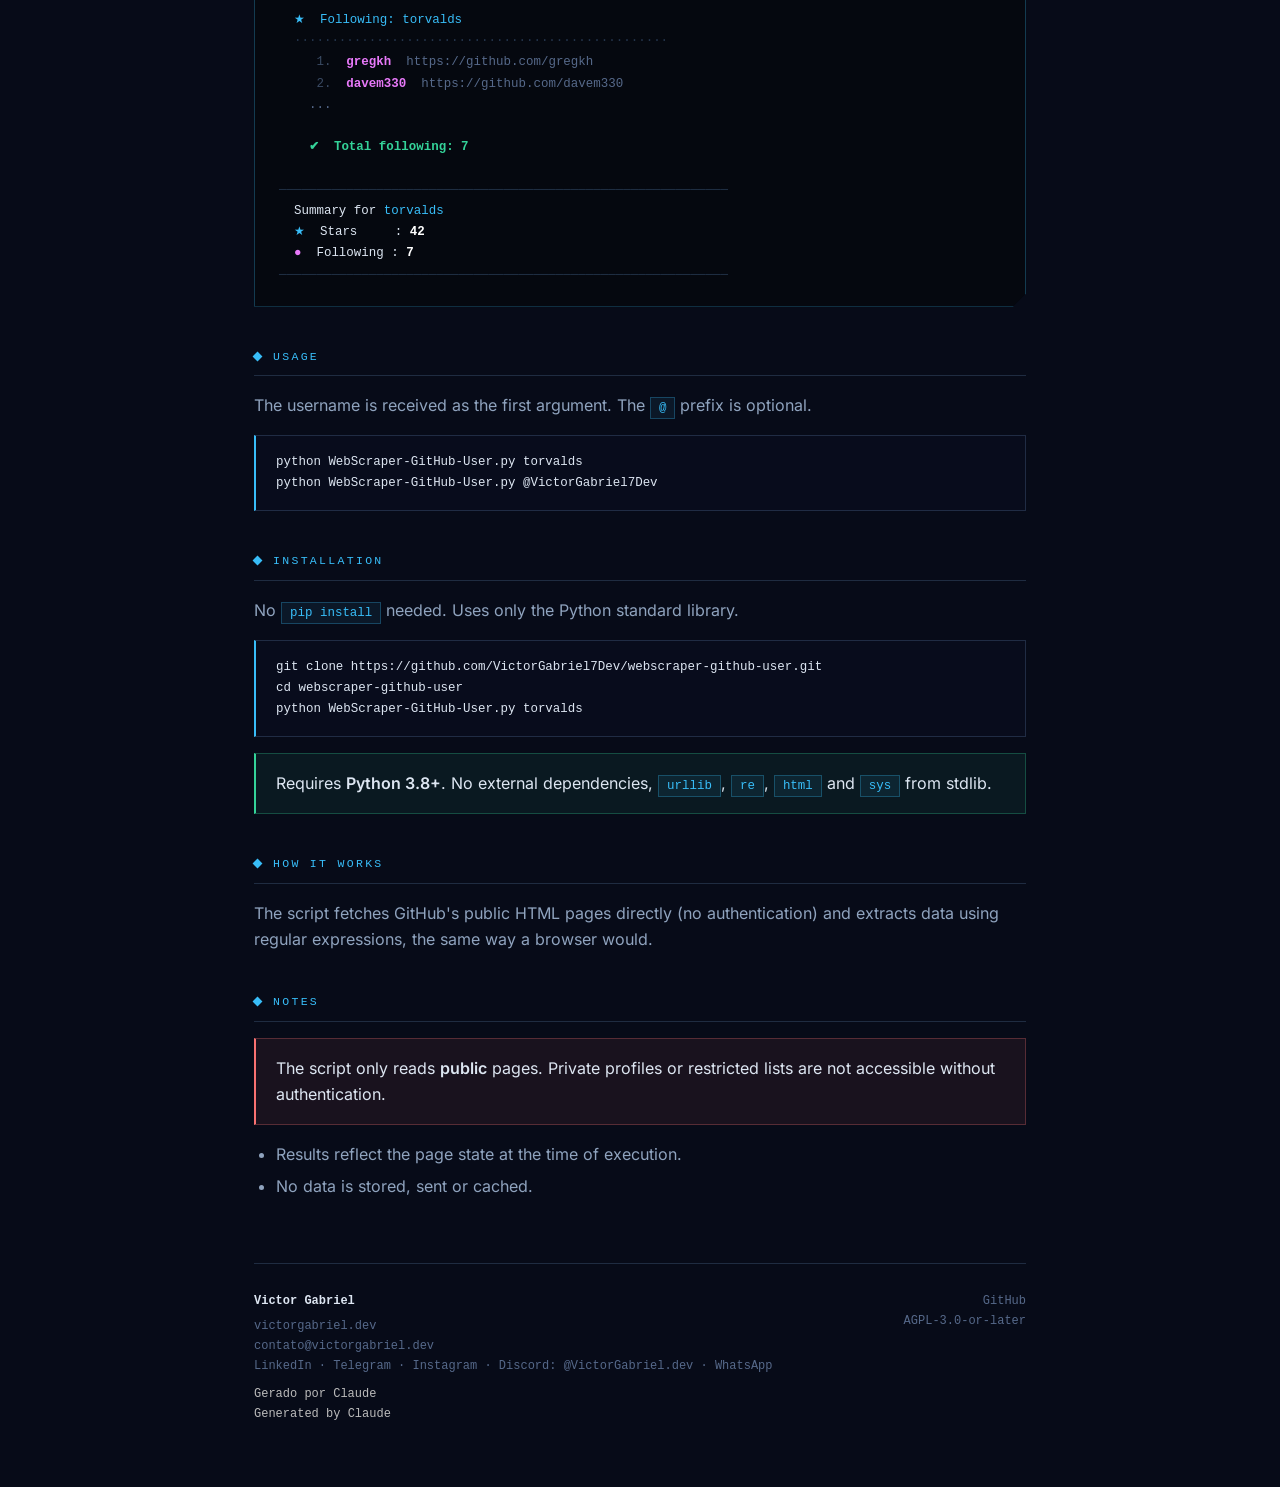
<file: projetos/webscraper-github-user/index.html>
<!DOCTYPE html>
<html lang="pt-BR">
<head>
  <meta charset="UTF-8">
  <meta name="viewport" content="width=device-width, initial-scale=1.0">

  <title>webscraper-github-user · Stars e Following de qualquer perfil GitHub | Victor Gabriel</title>
  <meta name="description" content="Script Python que raspa as páginas públicas do GitHub e lista todos os repositórios favoritados como estrelas e usuários seguidos de qualquer perfil, sem token, sem dependências externas.">
  <meta name="keywords" content="github scraper, github stars, github following, python web scraping, github profile, sem api, sem token, urllib, regex, Victor Gabriel Dev, Victor Gabriel Desenvolvedor, Victor Gabriel Python, Victor Gabriel Linux, Victor Gabriel IA, Victor Gabriel Software, Victor Gabriel Sistemas, Victor Gabriel Cibersegurança, Inovamind Dev">
  <meta name="author" content="Victor Gabriel">
  <meta name="robots" content="index, follow">
  <link rel="canonical" href="https://victorgabriel.dev/projetos/webscraper-github-user/">

  <meta property="og:type"        content="website">
  <meta property="og:url"         content="https://victorgabriel.dev/projetos/webscraper-github-user/">
  <meta property="og:title"       content="webscraper-github-user · Stars e Following de qualquer perfil GitHub">
  <meta property="og:description" content="Script Python sem dependências que lista todos os repositórios favoritados como estrelas e usuários seguidos de qualquer perfil público do GitHub.">
  <meta property="og:image"       content="https://victorgabriel.dev/paz-amor-e-coding.jpg">
  <meta property="og:locale"      content="pt_BR">
  <meta property="og:site_name"   content="Victor Gabriel">

  <meta name="twitter:card"        content="summary">
  <meta name="twitter:title"       content="webscraper-github-user · Stars e Following de qualquer perfil GitHub">
  <meta name="twitter:description" content="Script Python que extrai páginas públicas do GitHub sem token nem dependências externas.">
  <meta name="twitter:image"       content="https://victorgabriel.dev/paz-amor-e-coding.jpg">

  <script type="application/ld+json">
  {
    "@context": "https://schema.org",
    "@type": "SoftwareApplication",
    "name": "webscraper-github-user",
    "description": "Script Python que extrai as páginas públicas do GitHub e lista repositórios favoritados como estrelas e usuários seguidos de qualquer perfil.",
    "applicationCategory": "DeveloperApplication",
    "operatingSystem": "Linux, Windows, macOS",
    "programmingLanguage": "Python",
    "codeRepository": "https://github.com/VictorGabriel7Dev/webscraper-github-user",
    "author": {
      "@type": "Person",
      "name": "Victor Gabriel",
      "url": "https://victorgabriel.dev",
      "email": "contato@victorgabriel.dev"
    },
    "license": "https://www.gnu.org/licenses/agpl-3.0.html",
    "version": "1.01",
    "url": "https://victorgabriel.dev/projetos/webscraper-github-user/",
    "offers": {
      "@type": "Offer",
      "price": "0",
      "priceCurrency": "BRL"
    }
  }
  </script>

  <link rel="preload" href="/fonts/space-grotesk.woff2" as="font" type="font/woff2" crossorigin>
  <link rel="preload" href="/fonts/inter.woff2" as="font" type="font/woff2" crossorigin>
  <link rel="stylesheet" href="/css/site.css">
  <meta name="theme-color" content="#070B18">
  <meta name="color-scheme" content="dark">
</head>

<body>

  <nav>
    <a href="https://victorgabriel.dev">← victorgabriel.dev</a>
    <div class="nav-right">
      <a href="https://victorgabriel.dev/projetos/">projetos</a>
      <a href="https://github.com/VictorGabriel7Dev/webscraper-github-user" class="btn-gh">⭐ GitHub</a>
    </div>
  </nav>

  <div class="page">

    <header>
      <div class="breadcrumb">
        <a href="https://victorgabriel.dev">victorgabriel.dev</a>
        <span>/</span>
        <a href="https://victorgabriel.dev/projetos/">projetos</a>
        <span>/</span>
        webscraper-github-user
      </div>

      <h1>webscraper-github-user</h1>
      <p class="tagline">Exibe stars e following de qualquer perfil público do GitHub, direto no terminal.</p>

      <div class="meta-badges">
        <span class="badge green">Python 3.8+</span>
        <span class="badge cyan">Zero dependências</span>
        <span class="badge yellow">AGPL-3.0</span>
        <span class="badge magenta">Web Scraping</span>
        <span class="badge">CLI</span>
      </div>

      <div class="header-links">
        <a href="https://github.com/VictorGabriel7Dev/webscraper-github-user" class="link-primary">Ver no GitHub</a>
        <a href="https://github.com/VictorGabriel7Dev/webscraper-github-user/raw/main/WebScraper-GitHub-User.py" class="link-secondary" target="_blank">Download .py</a>
      </div>
    </header>

    <div class="content">

      <section>
        <h2>O que faz</h2>
        <p>Dado um nome de usuário do GitHub, o script exibe em sequência:</p>
        <ul>
          <li><strong>★ Stars</strong>: todos os repositórios favoritados como estrelas, com nome e descrição</li>
          <li><strong>● Following</strong>: todos os usuários que o perfil segue, com link direto</li>
          <li><strong>Resumo final</strong>: contagem consolidada de stars e following</li>
        </ul>
        <p>
          Funciona para qualquer perfil público do GitHub. Suporta paginação automática,
          não importa quantas páginas existam, o script percorre todas sem intervenção.
        </p>
      </section>

      <section>
        <h2>Exemplo de saída</h2>
        <div class="terminal">
          <div class="terminal-bar">
            <div class="dot dot-r"></div>
            <div class="dot dot-y"></div>
            <div class="dot dot-g"></div>
            <span class="terminal-title">bash</span>
          </div>
          <pre><span class="t-cmd">$ python WebScraper-GitHub-User.py torvalds</span>

<span class="t-sep">────────────────────────────────────────────────────────────</span>
  <span class="t-banner">⬡  webscraper-github-user</span>
  Target → <b style="color:#fff">github.com/torvalds</b>
<span class="t-sep">────────────────────────────────────────────────────────────</span>

  <span class="t-head">★  Starred repositories: torvalds</span>
  <span class="t-sep">··················································</span>
  <span class="t-idx">   1.</span>  <span class="t-repo">torvalds/linux</span>
         <span class="t-desc">The Linux kernel</span>
  <span class="t-idx">   2.</span>  <span class="t-repo">git/git</span>
         <span class="t-desc">Fast, scalable, distributed revision control system</span>
  <span class="t-label">  ...</span>

  <span class="t-total">  ✔  Total starred repositories: 42</span>

  <span class="t-head">★  Following: torvalds</span>
  <span class="t-sep">··················································</span>
  <span class="t-idx">   1.</span>  <span class="t-user">gregkh</span>  <span class="t-url">https://github.com/gregkh</span>
  <span class="t-idx">   2.</span>  <span class="t-user">davem330</span>  <span class="t-url">https://github.com/davem330</span>
  <span class="t-label">  ...</span>

  <span class="t-total">  ✔  Total following: 7</span>

<span class="t-sep">────────────────────────────────────────────────────────────</span>
  Summary for <span class="t-head">torvalds</span>
  <span class="t-head">★</span>  Stars     : <b style="color:#fff">42</b>
  <span class="t-user">●</span>  Following : <b style="color:#fff">7</b>
<span class="t-sep">────────────────────────────────────────────────────────────</span></pre>
        </div>
      </section>

      <section>
        <h2>Uso</h2>
        <p>O nome de usuário é recebido como primeiro argumento. O prefixo <code>@</code> é opcional.</p>
        <pre>python WebScraper-GitHub-User.py torvalds
python WebScraper-GitHub-User.py @VictorGabriel7Dev</pre>
      </section>

      <section>
        <h2>Instalação</h2>
        <p>Sem <code>pip install</code>. Usa apenas a biblioteca padrão do Python.</p>
        <pre>git clone https://github.com/VictorGabriel7Dev/webscraper-github-user.git
cd webscraper-github-user
python WebScraper-GitHub-User.py torvalds</pre>
        <div class="callout">
          Requer <strong>Python 3.8+</strong>. Sem dependências externas,
          <code>urllib</code>, <code>re</code>, <code>html</code> e <code>sys</code> da stdlib.
        </div>
      </section>

      <section>
        <h2>Como funciona</h2>
        <p>
          O script acessa diretamente as páginas HTML públicas do GitHub (sem autenticação)
          e extrai os dados via expressões regulares, do mesmo modo que um navegador faria.
        </p>
      </section>

      <section>
        <h2>Observações</h2>
        <div class="callout warn">
          O script lê apenas páginas <strong>públicas</strong>. Perfis privados ou listas
          restritas não são acessíveis sem autenticação.
        </div>
        <ul>
          <li>Os resultados refletem o estado das páginas no momento da execução.</li>
          <li>Nenhum dado é armazenado, enviado ou cacheado.</li>
        </ul>
      </section>

      <div class="lang-divider"><span>English</span></div>

      <section>
        <h2>What it does</h2>
        <p>Given a GitHub username, the script displays in sequence:</p>
        <ul>
          <li><strong>★ Stars</strong>: all starred repositories, with name and description</li>
          <li><strong>● Following</strong>: all users the profile follows, with direct link</li>
          <li><strong>Final summary</strong>: consolidated count of stars and following</li>
        </ul>
        <p>
          Works for any public GitHub profile. Supports automatic pagination,
          no matter how many pages, the script traverses all of them without intervention.
        </p>
      </section>

      <section>
        <h2>Output example</h2>
        <div class="terminal">
          <div class="terminal-bar">
            <div class="dot dot-r"></div>
            <div class="dot dot-y"></div>
            <div class="dot dot-g"></div>
            <span class="terminal-title">bash</span>
          </div>
          <pre><span class="t-cmd">$ python WebScraper-GitHub-User.py torvalds</span>

<span class="t-sep">────────────────────────────────────────────────────────────</span>
  <span class="t-banner">⬡  webscraper-github-user</span>
  Target → <b style="color:#fff">github.com/torvalds</b>
<span class="t-sep">────────────────────────────────────────────────────────────</span>

  <span class="t-head">★  Starred repositories: torvalds</span>
  <span class="t-sep">··················································</span>
  <span class="t-idx">   1.</span>  <span class="t-repo">torvalds/linux</span>
         <span class="t-desc">The Linux kernel</span>
  <span class="t-idx">   2.</span>  <span class="t-repo">git/git</span>
         <span class="t-desc">Fast, scalable, distributed revision control system</span>
  <span class="t-label">  ...</span>

  <span class="t-total">  ✔  Total starred repositories: 42</span>

  <span class="t-head">★  Following: torvalds</span>
  <span class="t-sep">··················································</span>
  <span class="t-idx">   1.</span>  <span class="t-user">gregkh</span>  <span class="t-url">https://github.com/gregkh</span>
  <span class="t-idx">   2.</span>  <span class="t-user">davem330</span>  <span class="t-url">https://github.com/davem330</span>
  <span class="t-label">  ...</span>

  <span class="t-total">  ✔  Total following: 7</span>

<span class="t-sep">────────────────────────────────────────────────────────────</span>
  Summary for <span class="t-head">torvalds</span>
  <span class="t-head">★</span>  Stars     : <b style="color:#fff">42</b>
  <span class="t-user">●</span>  Following : <b style="color:#fff">7</b>
<span class="t-sep">────────────────────────────────────────────────────────────</span></pre>
        </div>
      </section>

      <section>
        <h2>Usage</h2>
        <p>The username is received as the first argument. The <code>@</code> prefix is optional.</p>
        <pre>python WebScraper-GitHub-User.py torvalds
python WebScraper-GitHub-User.py @VictorGabriel7Dev</pre>
      </section>

      <section>
        <h2>Installation</h2>
        <p>No <code>pip install</code> needed. Uses only the Python standard library.</p>
        <pre>git clone https://github.com/VictorGabriel7Dev/webscraper-github-user.git
cd webscraper-github-user
python WebScraper-GitHub-User.py torvalds</pre>
        <div class="callout">
          Requires <strong>Python 3.8+</strong>. No external dependencies,
          <code>urllib</code>, <code>re</code>, <code>html</code> and <code>sys</code> from stdlib.
        </div>
      </section>

      <section>
        <h2>How it works</h2>
        <p>
          The script fetches GitHub's public HTML pages directly (no authentication)
          and extracts data using regular expressions, the same way a browser would.
        </p>
      </section>

      <section>
        <h2>Notes</h2>
        <div class="callout warn">
          The script only reads <strong>public</strong> pages. Private profiles or restricted
          lists are not accessible without authentication.
        </div>
        <ul>
          <li>Results reflect the page state at the time of execution.</li>
          <li>No data is stored, sent or cached.</li>
        </ul>
      </section>

    </div>

    <footer>
      <div class="footer-author">
        <strong>Victor Gabriel</strong>
        <a href="https://victorgabriel.dev">victorgabriel.dev</a><br>
        <a href="mailto:contato@victorgabriel.dev">contato@victorgabriel.dev</a><br>
        <a href="https://www.linkedin.com/in/victorgabriel-dev">LinkedIn</a> · <a href="https://t.me/VictorGabriel_Dev">Telegram</a> · <a href="https://www.instagram.com/VictorGabriel_Dev">Instagram</a> · Discord: <a href="https://discord.com/users/1481407654458036265">@VictorGabriel.dev</a> · <a href="https://wa.me/@VictorGabriel_Dev">WhatsApp</a><br>
        <span style="color:#bbb;margin-top:.5rem;display:block">Gerado por <a href="https://claude.ai" style="color:#bbb">Claude</a><br>
        Generated by <a href="https://claude.ai" style="color:#bbb">Claude</a></span>
      </div>
      <div class="footer-right">
        <a href="https://github.com/VictorGabriel7Dev/webscraper-github-user">GitHub</a><br>
        <a href="https://www.gnu.org/licenses/agpl-3.0.html">AGPL-3.0-or-later</a><br>
      </div>
    </footer>

  </div>

</body>
</html>
</file>
<file: css/site.css>
@font-face {
    font-family: "Inter";
    font-style: normal;
    font-weight: 400 700;
    font-display: swap;
    src: url("/fonts/inter.woff2") format("woff2");
}

@font-face {
    font-family: "Space Grotesk";
    font-style: normal;
    font-weight: 400 700;
    font-display: swap;
    src: url("/fonts/space-grotesk.woff2") format("woff2");
}

:root {
    --bg:        #070B18;
    --fill:      rgba(8, 14, 30, 0.78);
    --fill-hi:   rgba(14, 24, 46, 0.86);
    --fill-2:    rgba(14, 22, 42, 0.55);
    --text:      #DDE6F2;
    --muted:     #8FA3BE;
    --faint:     #56698A;

    --ciano:     #38BDF8;
    --ciano-dim: rgba(56, 189, 248, 0.28);
    --ciano-hi:  rgba(56, 189, 248, 0.62);
    --linha:     rgba(120, 160, 210, 0.22);

    --verde:     #34D399;
    --ambar:     #FBBF24;
    --vermelho:  #F87171;
    --magenta:   #E879F9;

    --mono: ui-monospace, "SFMono-Regular", Menlo, Consolas, monospace;

    --chanfro: polygon(13px 0, 100% 0, 100% calc(100% - 13px), calc(100% - 13px) 100%, 0 100%, 0 13px);
    --chanfro-sm: polygon(7px 0, 100% 0, 100% calc(100% - 7px), calc(100% - 7px) 100%, 0 100%, 0 7px);
}

*, *::before, *::after {
    box-sizing: border-box;
}

html {
    background: var(--bg);
    scroll-behavior: smooth;
}

body {
    margin: 0;
    color: var(--text);
    font-family: "Inter", system-ui, -apple-system, Segoe UI, sans-serif;
    font-size: 16px;
    line-height: 1.65;
    -webkit-font-smoothing: antialiased;
    background-color: var(--bg);
    background-image:
        radial-gradient(70rem 50rem at 50% -10%, rgba(56, 189, 248, 0.09), transparent 65%),
        linear-gradient(rgba(86, 140, 200, 0.055) 1px, transparent 1px),
        linear-gradient(90deg, rgba(86, 140, 200, 0.055) 1px, transparent 1px),
        linear-gradient(rgba(86, 140, 200, 0.10) 1px, transparent 1px),
        linear-gradient(90deg, rgba(86, 140, 200, 0.10) 1px, transparent 1px);
    background-size: 100% 100%, 24px 24px, 24px 24px, 120px 120px, 120px 120px;
    background-attachment: fixed;
}

a {
    color: var(--ciano);
    text-decoration: none;
}

a:hover {
    text-decoration: underline;
}

a:focus-visible,
button:focus-visible {
    outline: 2px solid var(--ciano);
    outline-offset: 3px;
}

code {
    font-family: var(--mono);
    font-size: 0.78rem;
    color: var(--ciano);
    background: rgba(56, 189, 248, 0.07);
    border: 1px solid var(--ciano-dim);
    padding: 3px 8px;
    white-space: nowrap;
}

.frame {
    background: linear-gradient(135deg, var(--ciano-hi), var(--linha) 45%, var(--ciano-dim));
    clip-path: var(--chanfro);
    padding: 1px;
}

.frame > .inner {
    background: var(--fill);
    clip-path: var(--chanfro);
    padding: 26px 28px;
}

.rotulo {
    font-family: var(--mono);
    font-size: 11px;
    font-weight: 500;
    letter-spacing: 0.2em;
    text-transform: uppercase;
    color: var(--ciano);
    display: flex;
    align-items: center;
    gap: 12px;
    margin: 0 0 18px;
}

.rotulo::before {
    content: "";
    width: 7px;
    height: 7px;
    background: var(--ciano);
    transform: rotate(45deg);
    flex-shrink: 0;
}

.rotulo::after {
    content: "";
    flex: 1;
    height: 1px;
    background: repeating-linear-gradient(90deg, var(--linha) 0 6px, transparent 6px 10px);
}

.prancha {
    max-width: 900px;
    margin: 0 auto;
    padding: 48px 20px 96px;
}

.prancha > .frame,
.prancha > .secao {
    margin: 0 0 34px;
}

.carimbo > .inner {
    padding: 0;
}

.carimbo-topo {
    display: grid;
    grid-template-columns: 1fr 250px;
}

.carimbo-id {
    padding: 30px 28px;
    display: flex;
    flex-direction: row;
    align-items: center;
    gap: 22px;
}

.carimbo-id-texto {
    display: flex;
    flex-direction: column;
    justify-content: center;
    min-width: 0;
}

.carimbo-avatar {
    flex: 0 0 auto;
    display: block;
}

.carimbo-avatar img {
    display: block;
    width: 88px;
    height: 88px;
    border-radius: 999px;
    object-fit: cover;
    border: 1px solid var(--linha);
    filter: saturate(0.72) contrast(1.06);
}

.carimbo-foto {
    border-left: 1px solid var(--linha);
    padding: 16px;
    display: flex;
    align-items: center;
    justify-content: center;
}

.carimbo-foto img {
    display: block;
    width: 100%;
    height: auto;
    filter: saturate(0.72) contrast(1.06);
}

.prancha h1 {
    margin: 0;
    font-family: "Space Grotesk", system-ui, sans-serif;
    font-size: clamp(2rem, 5vw, 2.9rem);
    font-weight: 700;
    letter-spacing: -0.03em;
    line-height: 1.05;
}

.headline {
    margin: 12px 0 0;
    color: var(--muted);
    font-size: 0.9rem;
    line-height: 1.55;
    max-width: 34rem;
}

/* Selo de contribuidor (credencial, nao chip de stack): SVG flat 199x20
   servido pelo proprio hub. line-height:0 remove a folga da linha de
   texto em volta da imagem. */
.carimbo-selo {
    display: inline-block;
    margin: 14px 0 0;
    line-height: 0;
}

.carimbo-selo img {
    display: block;
    height: 20px;
    width: auto;
    border-radius: 3px;
}

.carimbo-rodape {
    display: grid;
    grid-template-columns: 1fr 1fr;
    border-top: 1px solid var(--linha);
}

.celula {
    padding: 14px 28px;
    font-family: var(--mono);
    font-size: 0.82rem;
}

.celula + .celula {
    border-left: 1px solid var(--linha);
}

.celula em {
    font-style: normal;
    color: var(--muted);
}

.secao > .rotulo {
    margin-bottom: 14px;
}

.contato {
    display: grid;
    grid-template-columns: repeat(2, 1fr);
    gap: 1px;
    background: var(--linha);
    border: 1px solid var(--linha);
}

.contato div {
    background: var(--fill);
    padding: 11px 16px;
    font-size: 0.9rem;
    display: flex;
    gap: 10px;
    align-items: baseline;
}

.contato strong {
    color: var(--faint);
    font-weight: 500;
    min-width: 76px;
    font-size: 0.72rem;
    font-family: var(--mono);
    letter-spacing: 0.1em;
    text-transform: uppercase;
}

.bio p {
    margin: 0;
    color: #C2CFE0;
    font-size: 1.01rem;
    line-height: 1.78;
}

.poema > .inner {
    display: flex;
    gap: 20px;
    align-items: flex-start;
}

.aspa {
    font-family: "Space Grotesk", Georgia, serif;
    font-size: 52px;
    line-height: 0.9;
    color: var(--ciano-dim);
    flex-shrink: 0;
}

.verso {
    font-style: italic;
    color: var(--muted);
    line-height: 1.8;
}

.autor {
    display: block;
    margin-top: 14px;
    font-style: normal;
    font-family: var(--mono);
    font-size: 0.76rem;
    letter-spacing: 0.04em;
    color: var(--faint);
}

article.frame {
    margin: 0 0 12px;
    transition: background 0.25s ease;
}

article.frame:hover {
    background: linear-gradient(135deg, var(--ciano), var(--ciano-hi) 60%, var(--linha));
}

article.frame > .inner {
    padding: 20px 24px;
    transition: background 0.25s ease;
}

article.frame:hover > .inner {
    background: var(--fill-hi);
}

article h3 {
    margin: 0 0 8px;
    font-family: "Space Grotesk", system-ui, sans-serif;
    font-size: 1.2rem;
    font-weight: 700;
    letter-spacing: -0.012em;
}

article h3 a {
    color: var(--text);
}

article h3 a:hover {
    color: var(--ciano);
}

article p {
    margin: 0 0 10px;
    color: var(--muted);
    font-size: 0.92rem;
}

article p:last-child {
    margin-bottom: 0;
}

.tags {
    display: flex;
    flex-wrap: wrap;
    gap: 6px;
}

.acoes {
    font-size: 0.87rem;
}

.selos {
    display: flex;
    flex-wrap: wrap;
    gap: 5px;
}

.selos img {
    display: block;
    opacity: 0.85;
    transition: opacity 0.2s ease;
}

.selos img:hover {
    opacity: 1;
}

.parceiros {
    display: grid;
    grid-template-columns: repeat(auto-fit, minmax(210px, 1fr));
    gap: 1px;
    background: var(--linha);
    border: 1px solid var(--linha);
}

.parceiros a {
    font-family: var(--mono);
    font-size: 0.84rem;
    color: var(--muted);
    background: var(--fill);
    padding: 13px 16px;
    transition: color 0.2s ease, background 0.2s ease;
}

.parceiros a:hover {
    color: var(--bg);
    background: var(--ciano);
    text-decoration: none;
}

nav {
    display: flex;
    justify-content: space-between;
    align-items: center;
    gap: 1rem;
    padding: 0.9rem 1.5rem;
    border-bottom: 1px solid var(--linha);
    background: rgba(7, 11, 24, 0.88);
    backdrop-filter: blur(10px);
    -webkit-backdrop-filter: blur(10px);
    font-family: var(--mono);
    font-size: 0.78rem;
    letter-spacing: 0.04em;
    position: sticky;
    top: 0;
    z-index: 10;
}

nav a {
    color: var(--muted);
}

nav a:hover {
    color: var(--ciano);
    text-decoration: none;
}

nav .nav-right {
    display: flex;
    gap: 1.5rem;
    align-items: center;
}

.page {
    max-width: 820px;
    margin: 0 auto;
    padding: 2.5rem 1.5rem 4rem;
}

.page header {
    padding: 0 0 2rem;
    border-bottom: 1px solid var(--linha);
    margin-bottom: 2.5rem;
}

.breadcrumb {
    font-family: var(--mono);
    font-size: 0.72rem;
    letter-spacing: 0.08em;
    color: var(--faint);
    margin-bottom: 1.25rem;
}

.breadcrumb a {
    color: var(--faint);
}

.breadcrumb a:hover {
    color: var(--ciano);
    text-decoration: none;
}

.breadcrumb span {
    margin: 0 0.4rem;
    color: var(--linha);
}

.page h1 {
    margin: 0 0 0.6rem;
    font-family: "Space Grotesk", system-ui, sans-serif;
    font-size: clamp(1.8rem, 4.5vw, 2.4rem);
    font-weight: 700;
    letter-spacing: -0.03em;
    line-height: 1.15;
}

.tagline {
    color: var(--muted);
    font-size: 0.95rem;
    margin: 0 0 1.5rem;
}

.meta-badges {
    display: flex;
    flex-wrap: wrap;
    gap: 0.5rem;
    margin-bottom: 1.5rem;
}

.badge {
    display: inline-block;
    font-family: var(--mono);
    font-size: 0.7rem;
    letter-spacing: 0.06em;
    padding: 0.25rem 0.7rem;
    clip-path: var(--chanfro-sm);
    border: 1px solid var(--linha);
    color: var(--muted);
    background: var(--fill-2);
}

.badge.green   { border-color: rgba(52, 211, 153, 0.4);  color: var(--verde);    background: rgba(52, 211, 153, 0.08); }
.badge.cyan    { border-color: var(--ciano-dim);          color: var(--ciano);    background: rgba(56, 189, 248, 0.08); }
.badge.yellow  { border-color: rgba(251, 191, 36, 0.4);   color: var(--ambar);    background: rgba(251, 191, 36, 0.08); }
.badge.red     { border-color: rgba(248, 113, 113, 0.4);  color: var(--vermelho); background: rgba(248, 113, 113, 0.08); }
.badge.magenta { border-color: rgba(232, 121, 249, 0.4);  color: var(--magenta);  background: rgba(232, 121, 249, 0.08); }

.header-links {
    display: flex;
    gap: 1rem;
    flex-wrap: wrap;
}

.link-primary,
.link-secondary,
.btn-gh {
    font-family: var(--mono);
    font-size: 0.78rem;
    letter-spacing: 0.04em;
    padding: 0.5rem 1.1rem;
    clip-path: var(--chanfro-sm);
    transition: background 0.2s ease, color 0.2s ease, border-color 0.2s ease;
}

.link-primary {
    background: var(--ciano);
    color: var(--bg);
    font-weight: 700;
    border: 1px solid var(--ciano);
}

.link-primary:hover {
    background: #7DD3FC;
    border-color: #7DD3FC;
    text-decoration: none;
}

.link-secondary,
.btn-gh {
    border: 1px solid var(--linha);
    color: var(--muted);
    background: var(--fill-2);
}

.link-secondary:hover,
.btn-gh:hover {
    border-color: var(--ciano-hi);
    color: var(--ciano);
    text-decoration: none;
}

.content {
    display: flex;
    flex-direction: column;
    gap: 2.5rem;
}

.page section {
    display: flex;
    flex-direction: column;
    gap: 1rem;
}

.page h2 {
    margin: 0;
    font-family: var(--mono);
    font-size: 0.72rem;
    font-weight: 500;
    color: var(--ciano);
    text-transform: uppercase;
    letter-spacing: 0.2em;
    padding-bottom: 0.6rem;
    border-bottom: 1px solid var(--linha);
    display: flex;
    align-items: center;
    gap: 12px;
}

.page h2::before {
    content: "";
    width: 7px;
    height: 7px;
    background: var(--ciano);
    transform: rotate(45deg);
    flex-shrink: 0;
}

.page h3 {
    margin: 0.5rem 0 0;
    font-family: "Space Grotesk", system-ui, sans-serif;
    font-size: 1rem;
    font-weight: 700;
    color: var(--text);
    letter-spacing: -0.01em;
}

.page p,
.page li {
    color: var(--muted);
    margin: 0;
}

.page ul,
.page ol {
    padding-left: 1.4rem;
    margin: 0;
    display: flex;
    flex-direction: column;
    gap: 0.35rem;
}

.page strong {
    color: var(--text);
    font-weight: 600;
}

.page pre {
    margin: 0;
    background: var(--fill);
    border: 1px solid var(--linha);
    border-left: 2px solid var(--ciano);
    padding: 1rem 1.25rem;
    overflow-x: auto;
    font-family: var(--mono);
    font-size: 0.78rem;
    line-height: 1.7;
    color: var(--text);
}

.page pre code {
    background: none;
    border: none;
    padding: 0;
    color: inherit;
    font-size: inherit;
    white-space: pre;
}

.terminal {
    background: #05080F;
    border: 1px solid var(--ciano-dim);
    clip-path: var(--chanfro);
    overflow: hidden;
}

.terminal-bar {
    background: rgba(56, 189, 248, 0.07);
    border-bottom: 1px solid var(--linha);
    padding: 0.5rem 0.85rem;
    display: flex;
    align-items: center;
    gap: 0.5rem;
}

.dot {
    width: 9px;
    height: 9px;
    border-radius: 50%;
}

.dot-r { background: var(--vermelho); }
.dot-y { background: var(--ambar); }
.dot-g { background: var(--verde); }

.terminal-title {
    font-family: var(--mono);
    font-size: 0.68rem;
    letter-spacing: 0.08em;
    color: var(--faint);
    margin-left: auto;
    margin-right: auto;
}

.terminal pre {
    background: none;
    border: none;
    border-left: none;
    padding: 1.25rem 1.5rem;
}

.t-cmd    { color: var(--verde); }
.t-ok     { color: var(--verde); font-weight: 700; }
.t-total  { color: var(--verde); font-weight: 700; }
.t-ban    { color: var(--vermelho); font-weight: 700; }
.t-head   { color: var(--ciano); }
.t-info   { color: var(--ciano); }
.t-banner { color: var(--ciano); font-weight: 700; }
.t-repo   { color: var(--ciano); font-weight: 700; }
.t-user   { color: var(--magenta); font-weight: 700; }
.t-coin   { color: var(--ambar); }
.t-sec    { color: #A78BFA; font-weight: 700; }
.t-val    { color: var(--text); }
.t-label  { color: var(--faint); }
.t-desc   { color: var(--faint); }
.t-url    { color: var(--faint); }
.t-idx    { color: #3A4A63; }
.t-sep    { color: #24344B; }

.callout {
    background: rgba(52, 211, 153, 0.07);
    border: 1px solid rgba(52, 211, 153, 0.28);
    border-left: 2px solid var(--verde);
    padding: 1rem 1.25rem;
}

.callout.warn {
    background: rgba(248, 113, 113, 0.07);
    border-color: rgba(248, 113, 113, 0.28);
    border-left-color: var(--vermelho);
}

.formula {
    background: var(--fill);
    border: 1px solid var(--linha);
    padding: 1rem 1.25rem;
    font-family: var(--mono);
    font-size: 0.8rem;
    line-height: 1.9;
    color: var(--text);
    overflow-x: auto;
}

.formula .comment {
    color: var(--faint);
}

.screenshots {
    display: flex;
    flex-direction: column;
    gap: 1rem;
}

.screenshots img {
    width: 100%;
    height: auto;
    display: block;
    border: 1px solid var(--linha);
    filter: saturate(0.9);
}

.screenshots figure {
    margin: 0;
}

.screenshots figcaption {
    font-family: var(--mono);
    font-size: 0.78rem;
    color: var(--muted);
    margin-top: 0.4rem;
}

.table-wrap {
    overflow-x: auto;
}

.page table {
    width: 100%;
    border-collapse: collapse;
    font-size: 0.86rem;
}

.page th {
    text-align: left;
    padding: 0.6rem 0.75rem;
    font-family: var(--mono);
    font-size: 0.68rem;
    font-weight: 500;
    letter-spacing: 0.12em;
    text-transform: uppercase;
    color: var(--faint);
    background: var(--fill-2);
    border: 1px solid var(--linha);
}

.page td {
    padding: 0.6rem 0.75rem;
    border: 1px solid var(--linha);
    color: var(--muted);
}

.page td code {
    font-size: 0.75rem;
}

.lang-divider {
    display: flex;
    align-items: center;
    gap: 1rem;
    margin: 1rem 0 0.5rem;
    font-family: var(--mono);
    font-size: 0.68rem;
    letter-spacing: 0.12em;
    text-transform: uppercase;
    color: var(--faint);
}

.lang-divider::before,
.lang-divider::after {
    content: "";
    flex: 1;
    height: 1px;
    background: var(--linha);
}

.lang-divider span {
    white-space: nowrap;
    padding: 0.25rem 0.7rem;
    border: 1px solid var(--linha);
    clip-path: var(--chanfro-sm);
    background: var(--fill-2);
}

.page footer {
    margin-top: 4rem;
    padding-top: 1.75rem;
    border-top: 1px solid var(--linha);
    display: flex;
    justify-content: space-between;
    gap: 1.5rem;
    flex-wrap: wrap;
    font-family: var(--mono);
    font-size: 0.75rem;
    color: var(--faint);
}

.page footer a {
    color: var(--faint);
}

.page footer a:hover {
    color: var(--ciano);
    text-decoration: none;
}

.footer-author strong {
    color: var(--text);
    display: block;
    margin-bottom: 0.35rem;
    font-weight: 600;
}

.footer-right {
    text-align: right;
}

.erro {
    min-height: 100vh;
    display: flex;
    align-items: center;
    justify-content: center;
    padding: 2rem 1.25rem;
}

.erro .frame {
    max-width: 540px;
    width: 100%;
}

.erro .inner {
    padding: 36px 32px;
    text-align: center;
}

.erro-code {
    margin: 0;
    font-family: "Space Grotesk", system-ui, sans-serif;
    font-size: 4.8rem;
    font-weight: 700;
    line-height: 1;
    letter-spacing: -0.04em;
    color: var(--ciano);
}

.erro h1 {
    margin: 0.5rem 0 0.6rem;
    font-family: "Space Grotesk", system-ui, sans-serif;
    font-size: 1.35rem;
    font-weight: 700;
    letter-spacing: -0.02em;
}

.erro p {
    margin: 0 0 1.5rem;
    color: var(--muted);
    font-size: 0.95rem;
}

.erro .actions {
    display: flex;
    gap: 0.75rem;
    justify-content: center;
    flex-wrap: wrap;
}

.erro footer {
    margin-top: 1.75rem;
    padding-top: 1.25rem;
    border-top: 1px solid var(--linha);
    font-family: var(--mono);
    font-size: 0.72rem;
    color: var(--faint);
}

.erro footer a {
    color: var(--faint);
}

.erro footer a:hover {
    color: var(--ciano);
    text-decoration: none;
}

@media (min-width: 900px) {
    .carimbo-topo {
        grid-template-columns: 1fr 320px;
    }

    .carimbo-id {
        padding: 40px 36px;
        gap: 26px;
    }

    .carimbo-avatar img {
        width: 104px;
        height: 104px;
    }

    .carimbo-foto {
        padding: 20px;
    }
}

@media (max-width: 640px) {
    .prancha {
        padding: 28px 12px 64px;
    }

    .carimbo-topo {
        grid-template-columns: 1fr;
    }

    .carimbo-foto {
        border-left: none;
        border-top: 1px solid var(--linha);
        order: -1;
        padding: 22px 22px 4px;
    }

    .carimbo-foto img {
        max-width: 190px;
    }

    .carimbo-id {
        padding: 22px;
        gap: 16px;
    }

    .carimbo-avatar img {
        width: 68px;
        height: 68px;
    }

    .carimbo-rodape,
    .contato,
    .parceiros {
        grid-template-columns: 1fr;
    }

    .celula + .celula {
        border-left: none;
        border-top: 1px solid var(--linha);
    }

    .celula {
        padding: 12px 22px;
    }

    .frame > .inner {
        padding: 22px 18px;
    }

    .page {
        padding: 1.75rem 1.1rem 3rem;
    }

    .page footer {
        flex-direction: column;
        gap: 1.25rem;
    }

    .footer-right {
        text-align: left;
    }

    nav {
        padding: 0.8rem 1.1rem;
    }
}

@media (prefers-reduced-motion: reduce) {
    html {
        scroll-behavior: auto;
    }

    article.frame,
    article.frame > .inner,
    .selos img,
    .parceiros a,
    .link-primary,
    .link-secondary,
    .btn-gh {
        transition: none;
    }
}
</file>
